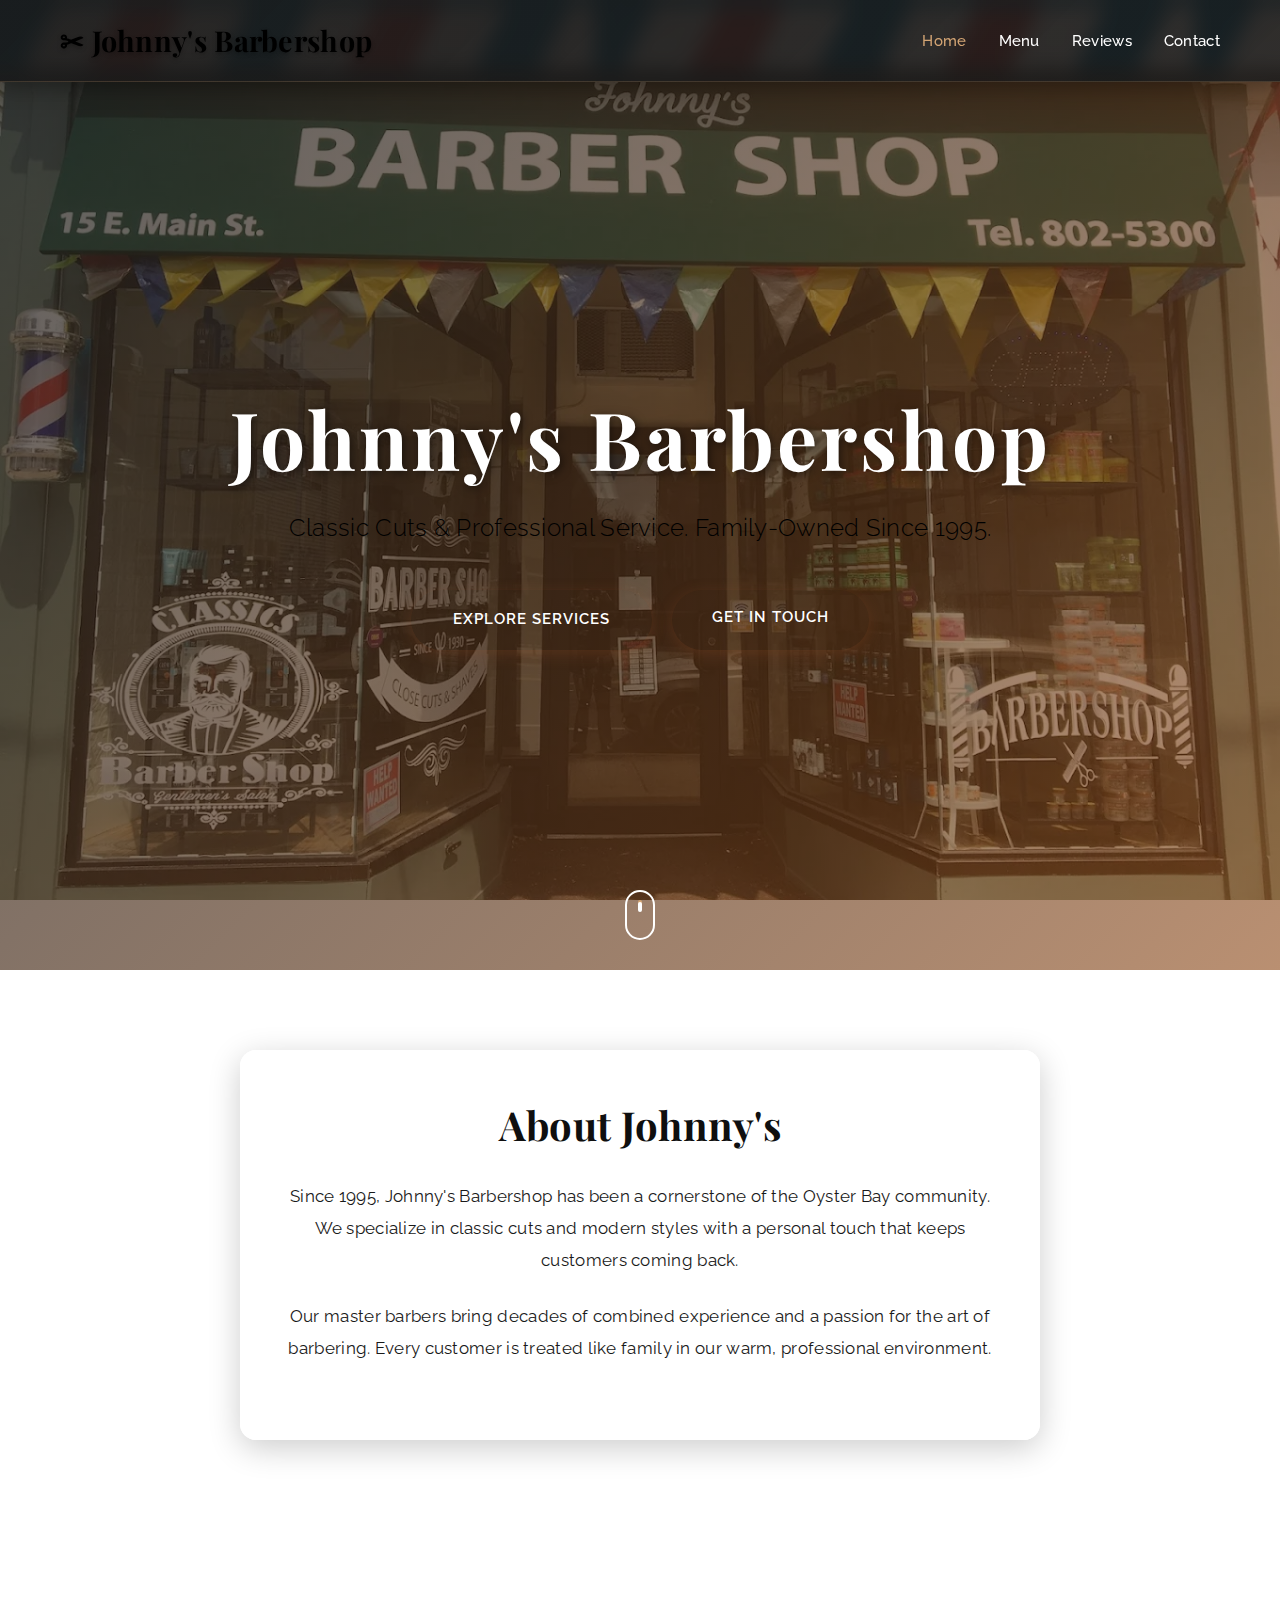
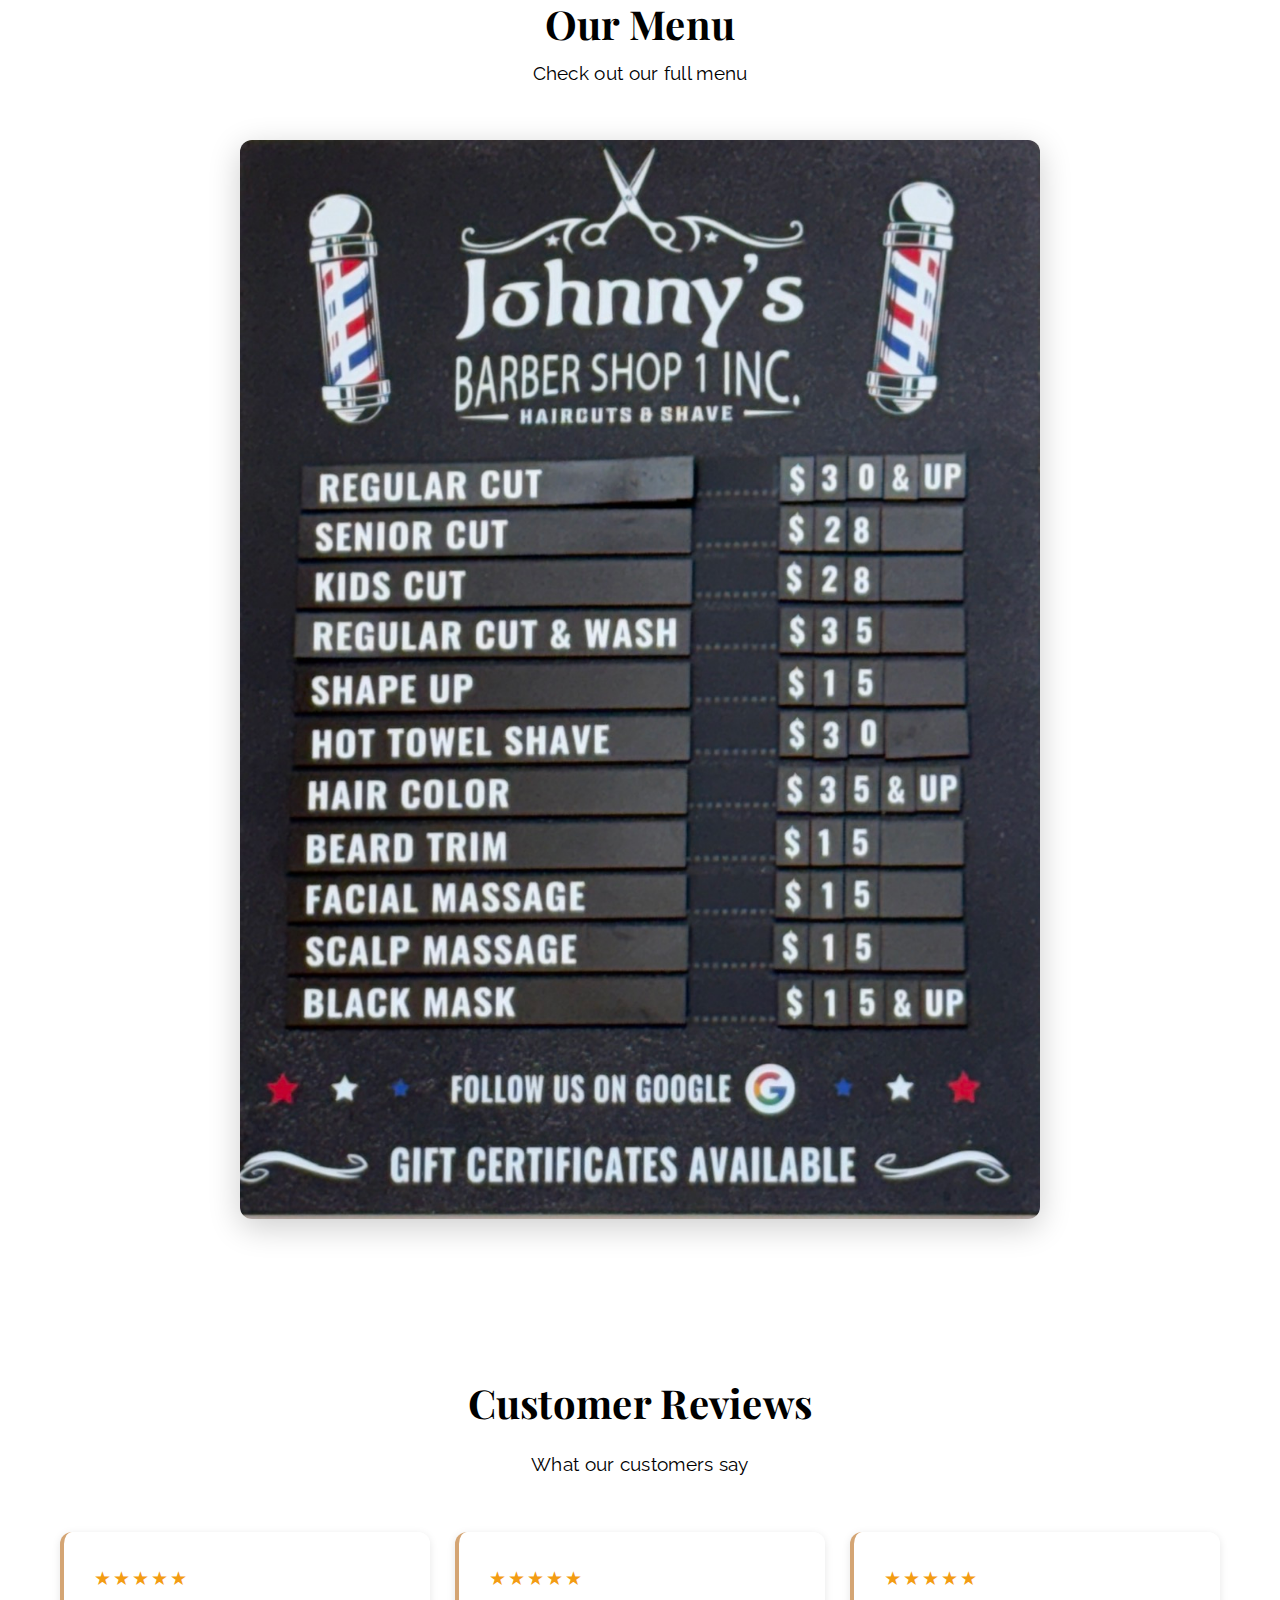
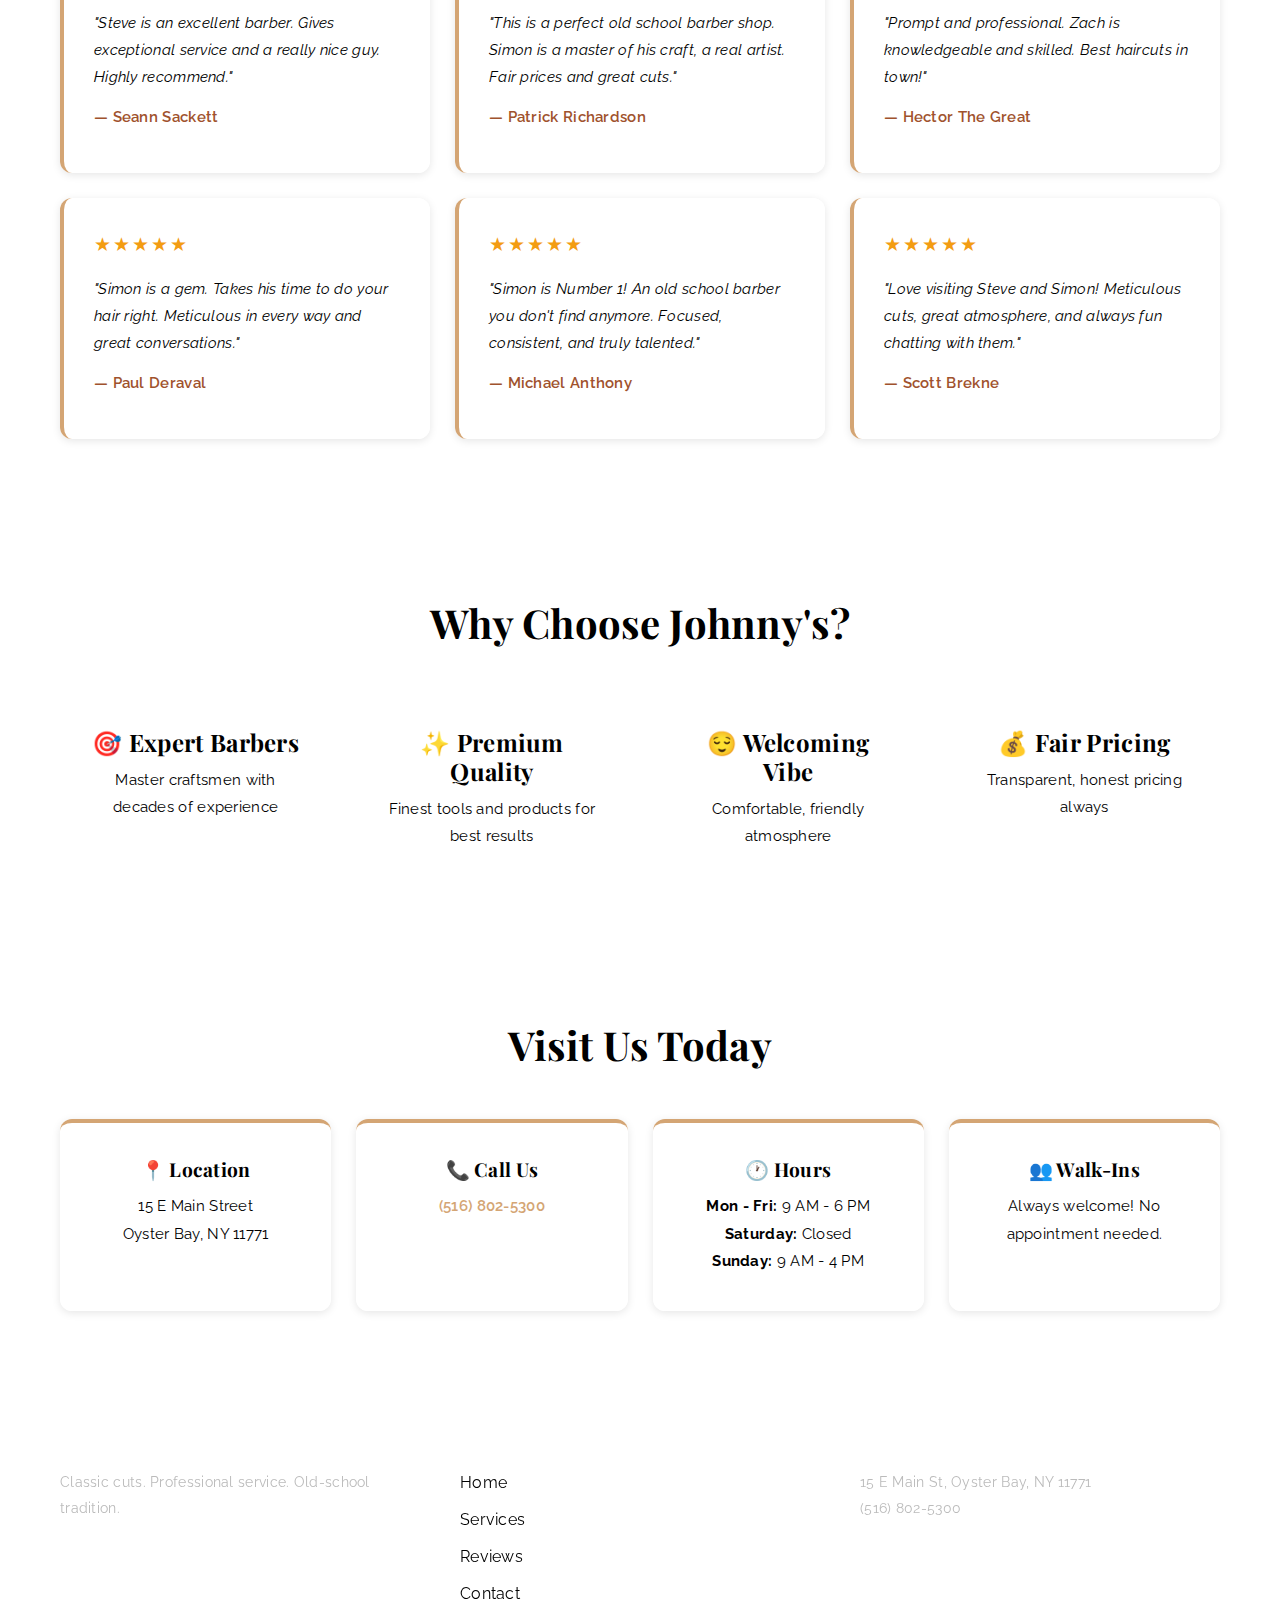
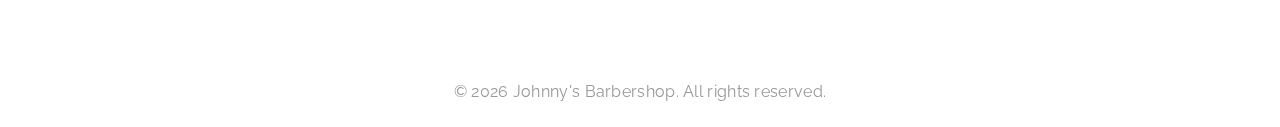
<file: index.html>
<!DOCTYPE html>
<html lang="en">
<head>
    <meta charset="UTF-8">
    <meta name="viewport" content="width=device-width, initial-scale=1.0">
    <title>Johnny's Barbershop | Classic Cuts & Professional Service</title>
    <link rel="stylesheet" href="styles.css">
    <link rel="preconnect" href="https://fonts.googleapis.com">
    <link rel="preconnect" href="https://fonts.gstatic.com" crossorigin>
    <link href="https://fonts.googleapis.com/css2?family=Playfair+Display:wght@700;900&family=Raleway:wght@300;400;600;700&display=swap" rel="stylesheet">
</head>
<body>
    <!-- Navigation Bar -->
    <nav class="navbar">
        <div class="nav-container">
            <div class="logo">
                <a href="#home">✂ Johnny's Barbershop</a>
            </div>
            <ul class="nav-menu">
                <li><a href="#home" class="nav-link active">Home</a></li>
                <li><a href="#services" class="nav-link">Menu</a></li>
                <li><a href="#reviews" class="nav-link">Reviews</a></li>
                <li><a href="#contact" class="nav-link">Contact</a></li>
            </ul>
            <div class="hamburger">
                <span></span>
                <span></span>
                <span></span>
            </div>
        </div>
    </nav>

    <!-- Hero Section -->
    <section id="home" class="hero">
        <div class="hero-background" style="background-image: url('background.webp')"></div>
        <div class="hero-overlay"></div>
        <div class="hero-content">
            <h1 class="hero-title">Johnny's Barbershop</h1>
            <p class="hero-subtitle">Classic Cuts & Professional Service. Family-Owned Since 1995.</p>
            <div class="hero-buttons">
                <a href="#services" class="btn btn-primary">Explore Services</a>
                <a href="#contact" class="btn btn-secondary">Get In Touch</a>
            </div>
        </div>
        <div class="scroll-indicator">
            <span></span>
        </div>
    </section>

    <!-- About Section -->
    <section id="about" class="about-section">
        <div class="container">
            <div class="about-content">
                <div class="about-text">
                    <h2>About Johnny's</h2>
                    <p>Since 1995, Johnny's Barbershop has been a cornerstone of the Oyster Bay community. We specialize in classic cuts and modern styles with a personal touch that keeps customers coming back.</p>
                    <p>Our master barbers bring decades of combined experience and a passion for the art of barbering. Every customer is treated like family in our warm, professional environment.</p>
                </div>
            </div>
        </div>
    </section>

    <!-- Menu Section -->
    <section id="services" class="services-section">
        <div class="container">
            <h2>Our Menu</h2>
            <p class="section-subtitle">Check out our full menu</p>
            <div class="menu-image-container">
                <img src="menu.jpeg" alt="Johnny's Barbershop Menu" class="menu-image">
            </div>
        </div>
    </section>

    <!-- Reviews Section -->
    <section id="reviews" class="reviews-section">
        <div class="container">
            <h2>Customer Reviews</h2>
            <p class="section-subtitle">What our customers say</p>
            <div class="reviews-grid">
                <div class="review-card">
                    <div class="stars">★★★★★</div>
                    <p>"Steve is an excellent barber. Gives exceptional service and a really nice guy. Highly recommend."</p>
                    <p class="author">— Seann Sackett</p>
                </div>

                <div class="review-card">
                    <div class="stars">★★★★★</div>
                    <p>"This is a perfect old school barber shop. Simon is a master of his craft, a real artist. Fair prices and great cuts."</p>
                    <p class="author">— Patrick Richardson</p>
                </div>

                <div class="review-card">
                    <div class="stars">★★★★★</div>
                    <p>"Prompt and professional. Zach is knowledgeable and skilled. Best haircuts in town!"</p>
                    <p class="author">— Hector The Great</p>
                </div>

                <div class="review-card">
                    <div class="stars">★★★★★</div>
                    <p>"Simon is a gem. Takes his time to do your hair right. Meticulous in every way and great conversations."</p>
                    <p class="author">— Paul Deraval</p>
                </div>

                <div class="review-card">
                    <div class="stars">★★★★★</div>
                    <p>"Simon is Number 1! An old school barber you don't find anymore. Focused, consistent, and truly talented."</p>
                    <p class="author">— Michael Anthony</p>
                </div>

                <div class="review-card">
                    <div class="stars">★★★★★</div>
                    <p>"Love visiting Steve and Simon! Meticulous cuts, great atmosphere, and always fun chatting with them."</p>
                    <p class="author">— Scott Brekne</p>
                </div>
            </div>
        </div>
    </section>

    <!-- Why Choose Us -->
    <section class="why-section">
        <div class="container">
            <h2>Why Choose Johnny's?</h2>
            <div class="why-grid">
                <div class="why-card">
                    <h3>🎯 Expert Barbers</h3>
                    <p>Master craftsmen with decades of experience</p>
                </div>
                <div class="why-card">
                    <h3>✨ Premium Quality</h3>
                    <p>Finest tools and products for best results</p>
                </div>
                <div class="why-card">
                    <h3>😌 Welcoming Vibe</h3>
                    <p>Comfortable, friendly atmosphere</p>
                </div>
                <div class="why-card">
                    <h3>💰 Fair Pricing</h3>
                    <p>Transparent, honest pricing always</p>
                </div>
            </div>
        </div>
    </section>

    <!-- Contact Section -->
    <section id="contact" class="contact-section">
        <div class="container">
            <h2>Visit Us Today</h2>
            <div class="contact-content">
                <div class="contact-info">
                    <div class="info-block">
                        <h3>📍 Location</h3>
                        <p>15 E Main Street<br>Oyster Bay, NY 11771</p>
                    </div>

                    <div class="info-block">
                        <h3>📞 Call Us</h3>
                        <p><a href="tel:+15168025300">(516) 802-5300</a></p>
                    </div>

                    <div class="info-block">
                        <h3>🕐 Hours</h3>
                        <p><strong>Mon - Fri:</strong> 9 AM - 6 PM<br>
                        <strong>Saturday:</strong> Closed<br>
                        <strong>Sunday:</strong> 9 AM - 4 PM</p>
                    </div>

                    <div class="info-block">
                        <h3>👥 Walk-Ins</h3>
                        <p>Always welcome! No appointment needed.</p>
                    </div>
                </div>
            </div>
        </div>
    </section>

    <!-- Footer -->
    <footer class="footer">
        <div class="container">
            <div class="footer-content">
                <div class="footer-section">
                    <h4>Johnny's Barbershop</h4>
                    <p>Classic cuts. Professional service. Old-school tradition.</p>
                </div>
                <div class="footer-section">
                    <h4>Quick Links</h4>
                    <ul>
                        <li><a href="#home">Home</a></li>
                        <li><a href="#services">Services</a></li>
                        <li><a href="#reviews">Reviews</a></li>
                        <li><a href="#contact">Contact</a></li>
                    </ul>
                </div>
                <div class="footer-section">
                    <h4>Connect</h4>
                    <p>15 E Main St, Oyster Bay, NY 11771<br>(516) 802-5300</p>
                </div>
            </div>
            <div class="footer-bottom">
                <p>&copy; 2026 Johnny's Barbershop. All rights reserved.</p>
            </div>
        </div>
    </footer>

    <script src="main.js"></script>
</body>
</html>
</file>
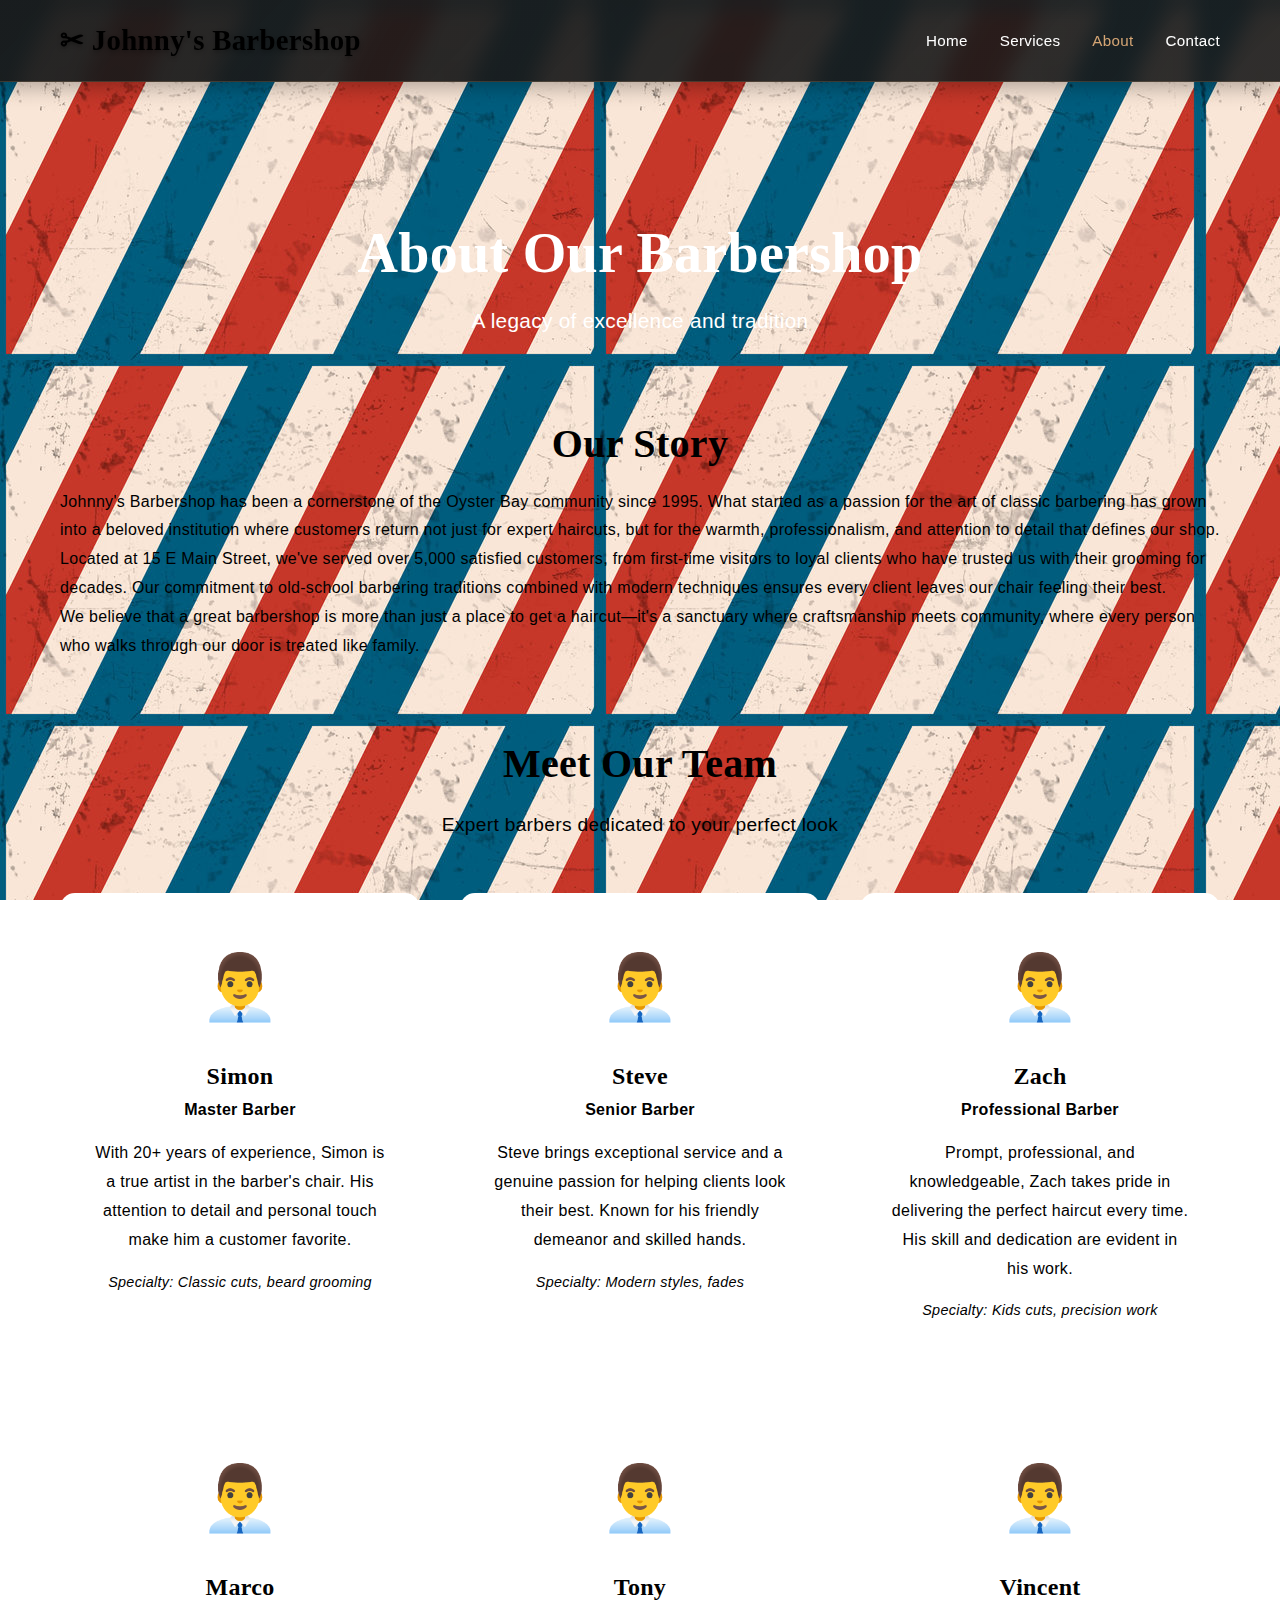
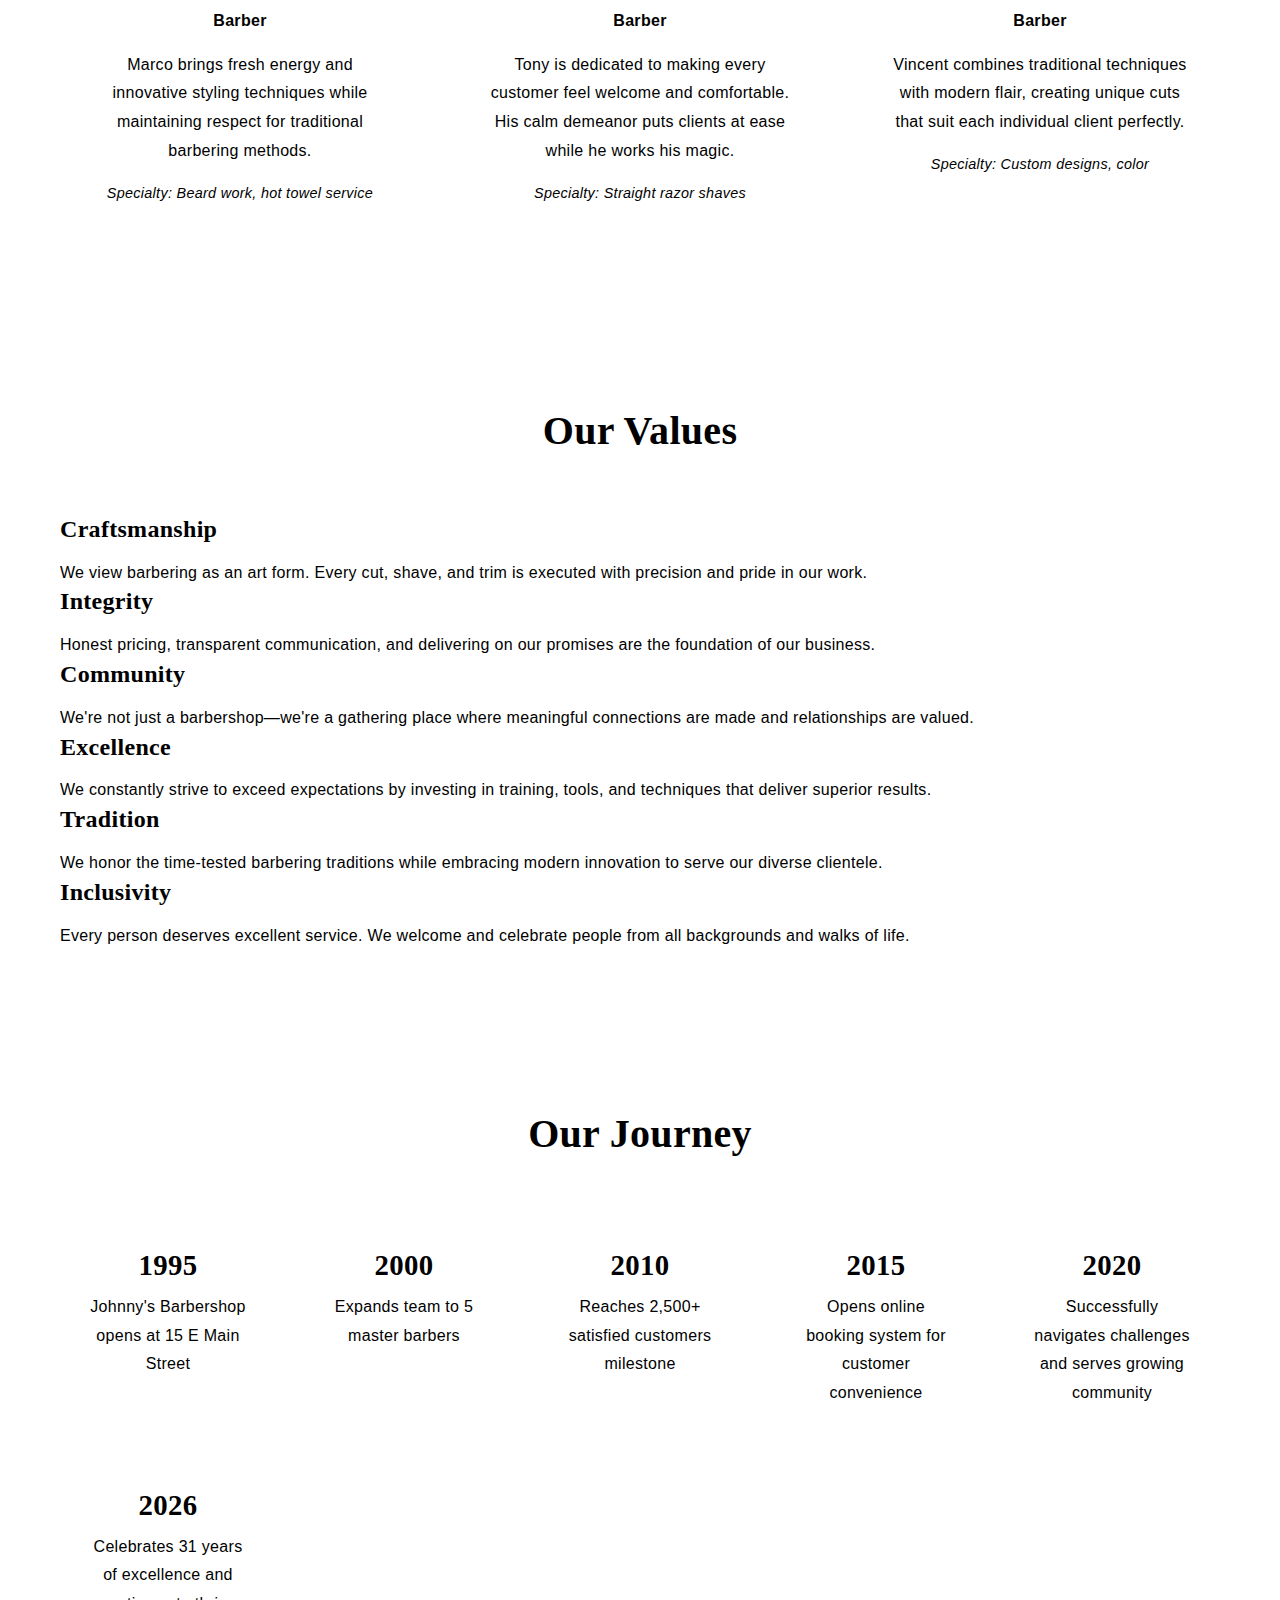
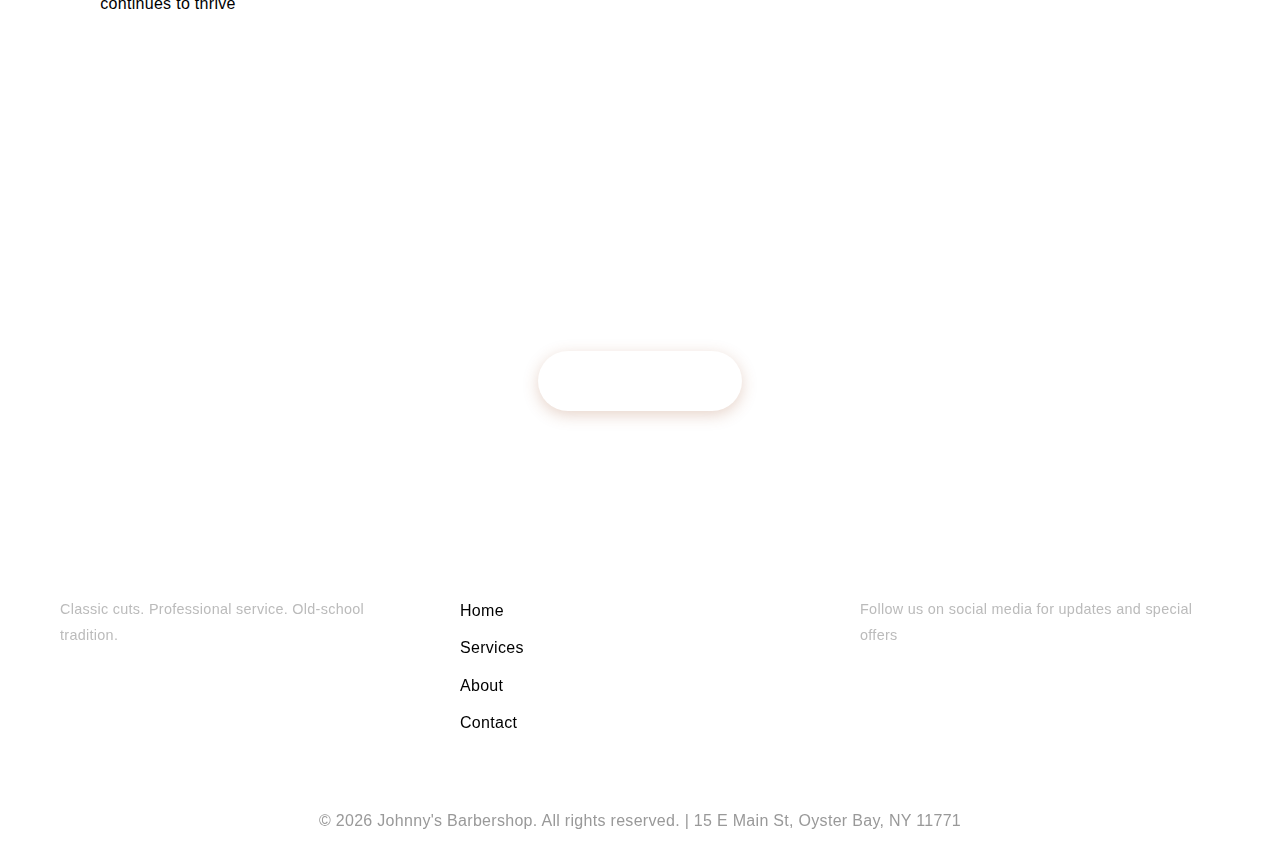
<file: about.html>
<!DOCTYPE html>
<html lang="en">
<head>
    <meta charset="UTF-8">
    <meta name="viewport" content="width=device-width, initial-scale=1.0">
    <title>About | Johnny's Barbershop</title>
    <link rel="stylesheet" href="styles.css">
</head>
<body>
    <!-- Navigation Bar -->
    <nav class="navbar">
        <div class="nav-container">
            <div class="logo">
                <a href="index.html">✂ Johnny's Barbershop</a>
            </div>
            <ul class="nav-menu">
                <li><a href="index.html" class="nav-link">Home</a></li>
                <li><a href="services.html" class="nav-link">Services</a></li>
                <li><a href="about.html" class="nav-link active">About</a></li>
                <li><a href="contact.html" class="nav-link">Contact</a></li>
            </ul>
            <div class="hamburger">
                <span></span>
                <span></span>
                <span></span>
            </div>
        </div>
    </nav>

    <!-- Page Header -->
    <div class="page-header">
        <h1>About Our Barbershop</h1>
        <p>A legacy of excellence and tradition</p>
    </div>

    <!-- Our Story -->
    <section class="about-story">
        <div class="container">
            <div class="story-content">
                <h2>Our Story</h2>
                <p>Johnny's Barbershop has been a cornerstone of the Oyster Bay community since 1995. What started as a passion for the art of classic barbering has grown into a beloved institution where customers return not just for expert haircuts, but for the warmth, professionalism, and attention to detail that defines our shop.</p>
                <p>Located at 15 E Main Street, we've served over 5,000 satisfied customers, from first-time visitors to loyal clients who have trusted us with their grooming for decades. Our commitment to old-school barbering traditions combined with modern techniques ensures every client leaves our chair feeling their best.</p>
                <p>We believe that a great barbershop is more than just a place to get a haircut—it's a sanctuary where craftsmanship meets community, where every person who walks through our door is treated like family.</p>
            </div>
        </div>
    </section>

    <!-- Team Section -->
    <section class="team-section">
        <div class="container">
            <h2>Meet Our Team</h2>
            <p class="section-subtitle">Expert barbers dedicated to your perfect look</p>
            <div class="team-grid">
                <div class="team-member">
                    <div class="member-image">👨‍💼</div>
                    <h3>Simon</h3>
                    <p class="role">Master Barber</p>
                    <p class="bio">With 20+ years of experience, Simon is a true artist in the barber's chair. His attention to detail and personal touch make him a customer favorite.</p>
                    <p class="specialty">Specialty: Classic cuts, beard grooming</p>
                </div>
                <div class="team-member">
                    <div class="member-image">👨‍💼</div>
                    <h3>Steve</h3>
                    <p class="role">Senior Barber</p>
                    <p class="bio">Steve brings exceptional service and a genuine passion for helping clients look their best. Known for his friendly demeanor and skilled hands.</p>
                    <p class="specialty">Specialty: Modern styles, fades</p>
                </div>
                <div class="team-member">
                    <div class="member-image">👨‍💼</div>
                    <h3>Zach</h3>
                    <p class="role">Professional Barber</p>
                    <p class="bio">Prompt, professional, and knowledgeable, Zach takes pride in delivering the perfect haircut every time. His skill and dedication are evident in his work.</p>
                    <p class="specialty">Specialty: Kids cuts, precision work</p>
                </div>
                <div class="team-member">
                    <div class="member-image">👨‍💼</div>
                    <h3>Marco</h3>
                    <p class="role">Barber</p>
                    <p class="bio">Marco brings fresh energy and innovative styling techniques while maintaining respect for traditional barbering methods.</p>
                    <p class="specialty">Specialty: Beard work, hot towel service</p>
                </div>
                <div class="team-member">
                    <div class="member-image">👨‍💼</div>
                    <h3>Tony</h3>
                    <p class="role">Barber</p>
                    <p class="bio">Tony is dedicated to making every customer feel welcome and comfortable. His calm demeanor puts clients at ease while he works his magic.</p>
                    <p class="specialty">Specialty: Straight razor shaves</p>
                </div>
                <div class="team-member">
                    <div class="member-image">👨‍💼</div>
                    <h3>Vincent</h3>
                    <p class="role">Barber</p>
                    <p class="bio">Vincent combines traditional techniques with modern flair, creating unique cuts that suit each individual client perfectly.</p>
                    <p class="specialty">Specialty: Custom designs, color</p>
                </div>
            </div>
        </div>
    </section>

    <!-- Values Section -->
    <section class="values-section">
        <div class="container">
            <h2>Our Values</h2>
            <div class="values-grid">
                <div class="value-card">
                    <h3>Craftsmanship</h3>
                    <p>We view barbering as an art form. Every cut, shave, and trim is executed with precision and pride in our work.</p>
                </div>
                <div class="value-card">
                    <h3>Integrity</h3>
                    <p>Honest pricing, transparent communication, and delivering on our promises are the foundation of our business.</p>
                </div>
                <div class="value-card">
                    <h3>Community</h3>
                    <p>We're not just a barbershop—we're a gathering place where meaningful connections are made and relationships are valued.</p>
                </div>
                <div class="value-card">
                    <h3>Excellence</h3>
                    <p>We constantly strive to exceed expectations by investing in training, tools, and techniques that deliver superior results.</p>
                </div>
                <div class="value-card">
                    <h3>Tradition</h3>
                    <p>We honor the time-tested barbering traditions while embracing modern innovation to serve our diverse clientele.</p>
                </div>
                <div class="value-card">
                    <h3>Inclusivity</h3>
                    <p>Every person deserves excellent service. We welcome and celebrate people from all backgrounds and walks of life.</p>
                </div>
            </div>
        </div>
    </section>

    <!-- Timeline -->
    <section class="timeline-section">
        <div class="container">
            <h2>Our Journey</h2>
            <div class="timeline">
                <div class="timeline-item">
                    <h3>1995</h3>
                    <p>Johnny's Barbershop opens at 15 E Main Street</p>
                </div>
                <div class="timeline-item">
                    <h3>2000</h3>
                    <p>Expands team to 5 master barbers</p>
                </div>
                <div class="timeline-item">
                    <h3>2010</h3>
                    <p>Reaches 2,500+ satisfied customers milestone</p>
                </div>
                <div class="timeline-item">
                    <h3>2015</h3>
                    <p>Opens online booking system for customer convenience</p>
                </div>
                <div class="timeline-item">
                    <h3>2020</h3>
                    <p>Successfully navigates challenges and serves growing community</p>
                </div>
                <div class="timeline-item">
                    <h3>2026</h3>
                    <p>Celebrates 31 years of excellence and continues to thrive</p>
                </div>
            </div>
        </div>
    </section>

    <!-- CTA Section -->
    <section class="cta-section">
        <div class="container">
            <h2>Experience the Johnny's Difference</h2>
            <p>Visit us today and discover why we're Oyster Bay's favorite barbershop</p>
            <a href="contact.html" class="btn btn-primary">Get In Touch</a>
        </div>
    </section>

    <!-- Footer -->
    <footer class="footer">
        <div class="container">
            <div class="footer-content">
                <div class="footer-section">
                    <h4>Johnny's Barbershop</h4>
                    <p>Classic cuts. Professional service. Old-school tradition.</p>
                </div>
                <div class="footer-section">
                    <h4>Quick Links</h4>
                    <ul>
                        <li><a href="index.html">Home</a></li>
                        <li><a href="services.html">Services</a></li>
                        <li><a href="about.html">About</a></li>
                        <li><a href="contact.html">Contact</a></li>
                    </ul>
                </div>
                <div class="footer-section">
                    <h4>Connect</h4>
                    <p>Follow us on social media for updates and special offers</p>
                </div>
            </div>
            <div class="footer-bottom">
                <p>&copy; 2026 Johnny's Barbershop. All rights reserved. | 15 E Main St, Oyster Bay, NY 11771</p>
            </div>
        </div>
    </footer>

    <script src="main.js"></script>
</body>
</html>
</file>
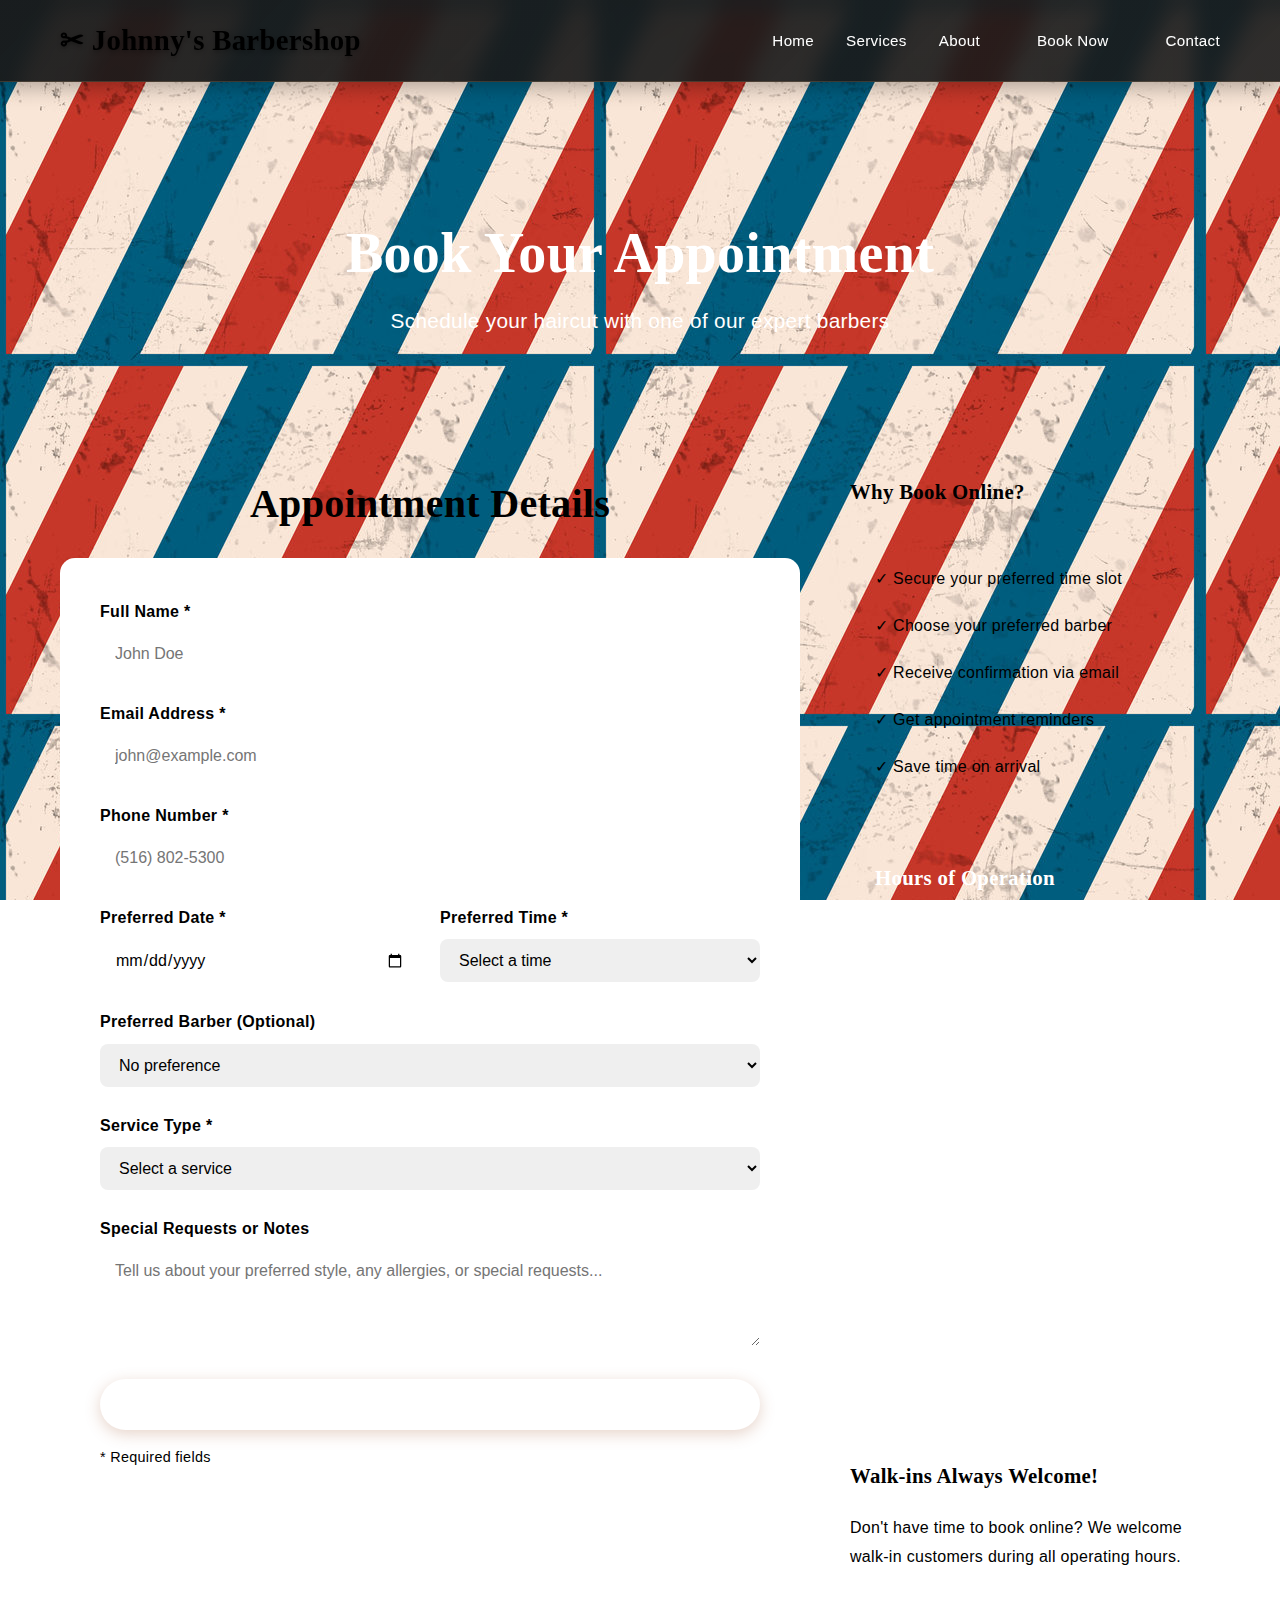
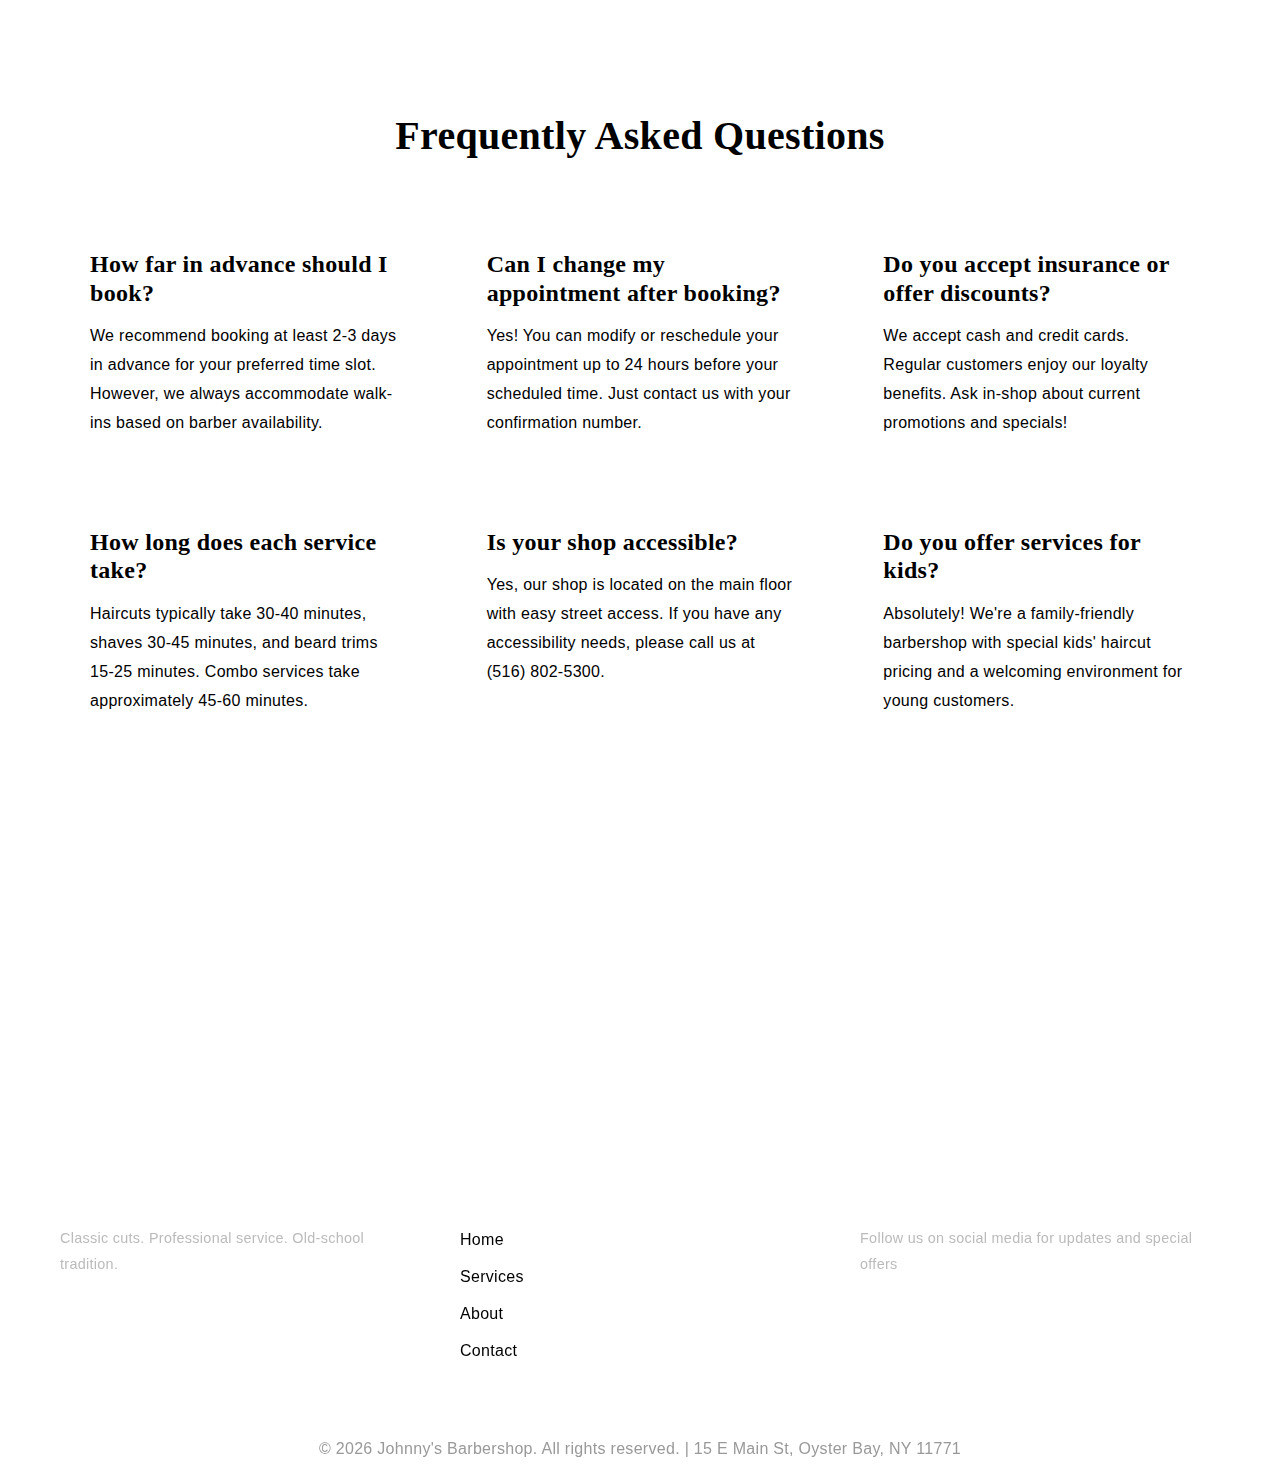
<file: booking.html>
<!DOCTYPE html>
<html lang="en">
<head>
    <meta charset="UTF-8">
    <meta name="viewport" content="width=device-width, initial-scale=1.0">
    <title>Book Appointment | Johnny's Barbershop</title>
    <link rel="stylesheet" href="styles.css">
</head>
<body>
    <!-- Navigation Bar -->
    <nav class="navbar">
        <div class="nav-container">
            <div class="logo">
                <a href="index.html">✂ Johnny's Barbershop</a>
            </div>
            <ul class="nav-menu">
                <li><a href="index.html" class="nav-link">Home</a></li>
                <li><a href="services.html" class="nav-link">Services</a></li>
                <li><a href="about.html" class="nav-link">About</a></li>
                <li><a href="booking.html" class="nav-link active cta-btn">Book Now</a></li>
                <li><a href="contact.html" class="nav-link">Contact</a></li>
            </ul>
            <div class="hamburger">
                <span></span>
                <span></span>
                <span></span>
            </div>
        </div>
    </nav>

    <!-- Page Header -->
    <div class="page-header">
        <h1>Book Your Appointment</h1>
        <p>Schedule your haircut with one of our expert barbers</p>
    </div>

    <!-- Booking Section -->
    <section class="booking-section">
        <div class="container">
            <div class="booking-container">
                <div class="booking-form-wrapper">
                    <h2>Appointment Details</h2>
                    <form id="bookingForm" class="booking-form">
                        <div class="form-group">
                            <label for="name">Full Name *</label>
                            <input type="text" id="name" name="name" required placeholder="John Doe">
                        </div>

                        <div class="form-group">
                            <label for="email">Email Address *</label>
                            <input type="email" id="email" name="email" required placeholder="john@example.com">
                        </div>

                        <div class="form-group">
                            <label for="phone">Phone Number *</label>
                            <input type="tel" id="phone" name="phone" required placeholder="(516) 802-5300">
                        </div>

                        <div class="form-row">
                            <div class="form-group">
                                <label for="date">Preferred Date *</label>
                                <input type="date" id="date" name="date" required>
                            </div>
                            <div class="form-group">
                                <label for="time">Preferred Time *</label>
                                <select id="time" name="time" required>
                                    <option value="">Select a time</option>
                                    <option value="09:00">9:00 AM</option>
                                    <option value="09:30">9:30 AM</option>
                                    <option value="10:00">10:00 AM</option>
                                    <option value="10:30">10:30 AM</option>
                                    <option value="11:00">11:00 AM</option>
                                    <option value="11:30">11:30 AM</option>
                                    <option value="12:00">12:00 PM</option>
                                    <option value="12:30">12:30 PM</option>
                                    <option value="13:00">1:00 PM</option>
                                    <option value="13:30">1:30 PM</option>
                                    <option value="14:00">2:00 PM</option>
                                    <option value="14:30">2:30 PM</option>
                                    <option value="15:00">3:00 PM</option>
                                    <option value="15:30">3:30 PM</option>
                                    <option value="16:00">4:00 PM</option>
                                    <option value="16:30">4:30 PM</option>
                                    <option value="17:00">5:00 PM</option>
                                    <option value="17:30">5:30 PM</option>
                                </select>
                            </div>
                        </div>

                        <div class="form-group">
                            <label for="barber">Preferred Barber (Optional)</label>
                            <select id="barber" name="barber">
                                <option value="">No preference</option>
                                <option value="Simon">Simon</option>
                                <option value="Steve">Steve</option>
                                <option value="Zach">Zach</option>
                                <option value="Marco">Marco</option>
                                <option value="Tony">Tony</option>
                                <option value="Vincent">Vincent</option>
                            </select>
                        </div>

                        <div class="form-group">
                            <label for="service">Service Type *</label>
                            <select id="service" name="service" required>
                                <option value="">Select a service</option>
                                <option value="Haircut & Styling">Haircut & Styling ($25-35)</option>
                                <option value="Beard Trim & Grooming">Beard Trim & Grooming ($15-25)</option>
                                <option value="Classic Straight Razor Shave">Classic Straight Razor Shave ($20-30)</option>
                                <option value="Hot Towel Service">Hot Towel Service ($5-10)</option>
                                <option value="The Classic Combo">The Classic Combo - Haircut + Hot Towel ($30)</option>
                                <option value="The Executive Combo">The Executive Combo - Haircut + Beard + Hot Towel ($55)</option>
                                <option value="The Ultimate Combo">The Ultimate Combo - Full Service ($75)</option>
                                <option value="Kids Haircut">Kids Haircut ($15)</option>
                            </select>
                        </div>

                        <div class="form-group">
                            <label for="notes">Special Requests or Notes</label>
                            <textarea id="notes" name="notes" placeholder="Tell us about your preferred style, any allergies, or special requests..." rows="4"></textarea>
                        </div>

                        <button type="submit" class="btn btn-primary full-width">Confirm Booking</button>
                        <p class="form-note">* Required fields</p>
                    </form>
                </div>

                <div class="booking-info">
                    <h3>Why Book Online?</h3>
                    <ul class="benefits-list">
                        <li>✓ Secure your preferred time slot</li>
                        <li>✓ Choose your preferred barber</li>
                        <li>✓ Receive confirmation via email</li>
                        <li>✓ Get appointment reminders</li>
                        <li>✓ Save time on arrival</li>
                    </ul>

                    <div class="booking-info-box">
                        <h3>Hours of Operation</h3>
                        <p><strong>Monday - Friday:</strong> 9 AM - 6 PM</p>
                        <p><strong>Saturday:</strong> Closed</p>
                        <p><strong>Sunday:</strong> 9 AM - 4 PM</p>
                    </div>

                    <div class="booking-info-box">
                        <h3>Cancellation Policy</h3>
                        <p>We require 24 hours notice for cancellations. Late cancellations may be subject to a fee.</p>
                    </div>

                    <div class="booking-info-box">
                        <h3>Location</h3>
                        <p><strong>Johnny's Barbershop</strong><br>
                        15 E Main St<br>
                        Oyster Bay, NY 11771<br>
                        <strong>Phone:</strong> (516) 802-5300</p>
                    </div>

                    <h3>Walk-ins Always Welcome!</h3>
                    <p>Don't have time to book online? We welcome walk-in customers during all operating hours.</p>
                </div>
            </div>
        </div>
    </section>

    <!-- Frequently Asked Questions -->
    <section class="faq-section">
        <div class="container">
            <h2>Frequently Asked Questions</h2>
            <div class="faq-grid">
                <div class="faq-item">
                    <h3>How far in advance should I book?</h3>
                    <p>We recommend booking at least 2-3 days in advance for your preferred time slot. However, we always accommodate walk-ins based on barber availability.</p>
                </div>
                <div class="faq-item">
                    <h3>Can I change my appointment after booking?</h3>
                    <p>Yes! You can modify or reschedule your appointment up to 24 hours before your scheduled time. Just contact us with your confirmation number.</p>
                </div>
                <div class="faq-item">
                    <h3>Do you accept insurance or offer discounts?</h3>
                    <p>We accept cash and credit cards. Regular customers enjoy our loyalty benefits. Ask in-shop about current promotions and specials!</p>
                </div>
                <div class="faq-item">
                    <h3>How long does each service take?</h3>
                    <p>Haircuts typically take 30-40 minutes, shaves 30-45 minutes, and beard trims 15-25 minutes. Combo services take approximately 45-60 minutes.</p>
                </div>
                <div class="faq-item">
                    <h3>Is your shop accessible?</h3>
                    <p>Yes, our shop is located on the main floor with easy street access. If you have any accessibility needs, please call us at (516) 802-5300.</p>
                </div>
                <div class="faq-item">
                    <h3>Do you offer services for kids?</h3>
                    <p>Absolutely! We're a family-friendly barbershop with special kids' haircut pricing and a welcoming environment for young customers.</p>
                </div>
            </div>
        </div>
    </section>

    <!-- CTA Section -->
    <section class="cta-section">
        <div class="container">
            <h2>Ready to Book?</h2>
            <p>Fill out the form above or call us directly at (516) 802-5300</p>
        </div>
    </section>

    <!-- Footer -->
    <footer class="footer">
        <div class="container">
            <div class="footer-content">
                <div class="footer-section">
                    <h4>Johnny's Barbershop</h4>
                    <p>Classic cuts. Professional service. Old-school tradition.</p>
                </div>
                <div class="footer-section">
                    <h4>Quick Links</h4>
                    <ul>
                        <li><a href="index.html">Home</a></li>
                        <li><a href="services.html">Services</a></li>
                        <li><a href="about.html">About</a></li>
                        <li><a href="contact.html">Contact</a></li>
                    </ul>
                </div>
                <div class="footer-section">
                    <h4>Connect</h4>
                    <p>Follow us on social media for updates and special offers</p>
                </div>
            </div>
            <div class="footer-bottom">
                <p>&copy; 2026 Johnny's Barbershop. All rights reserved. | 15 E Main St, Oyster Bay, NY 11771</p>
            </div>
        </div>
    </footer>

    <script src="main.js"></script>
</body>
</html>
</file>
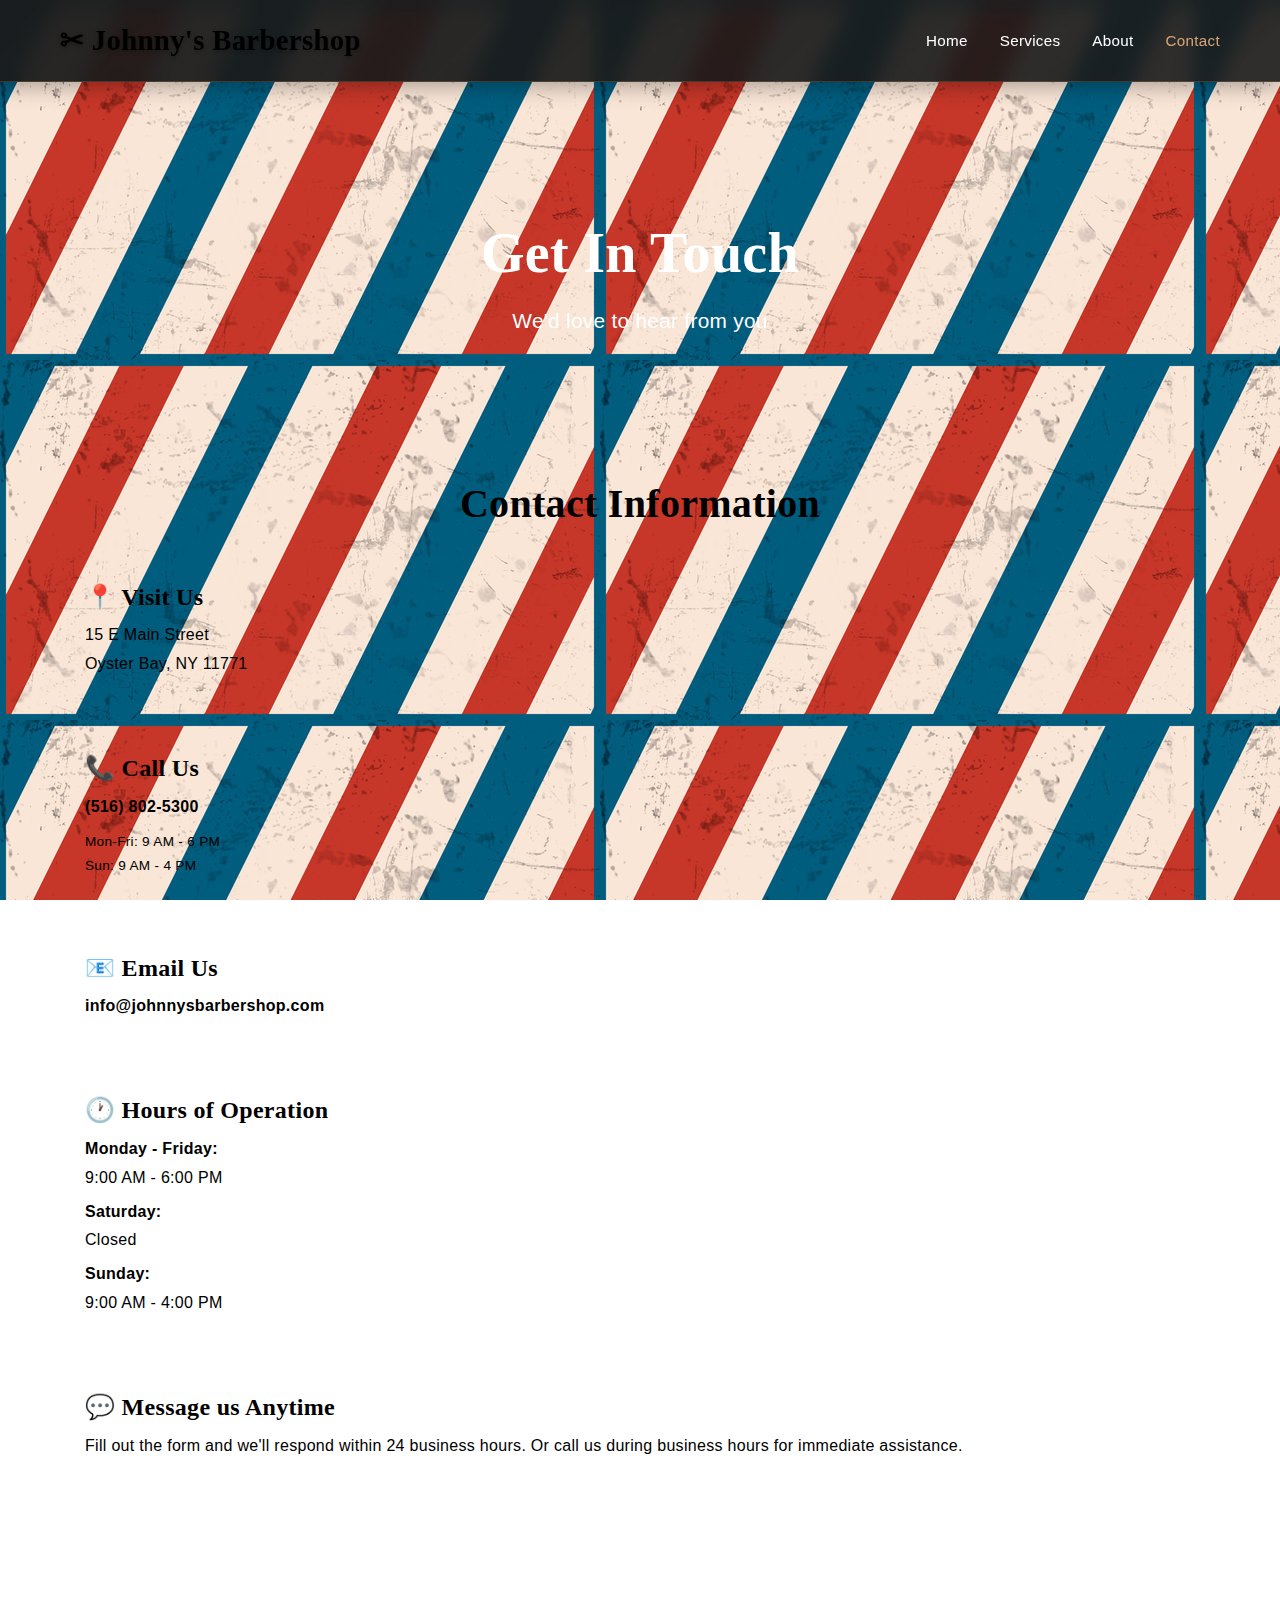
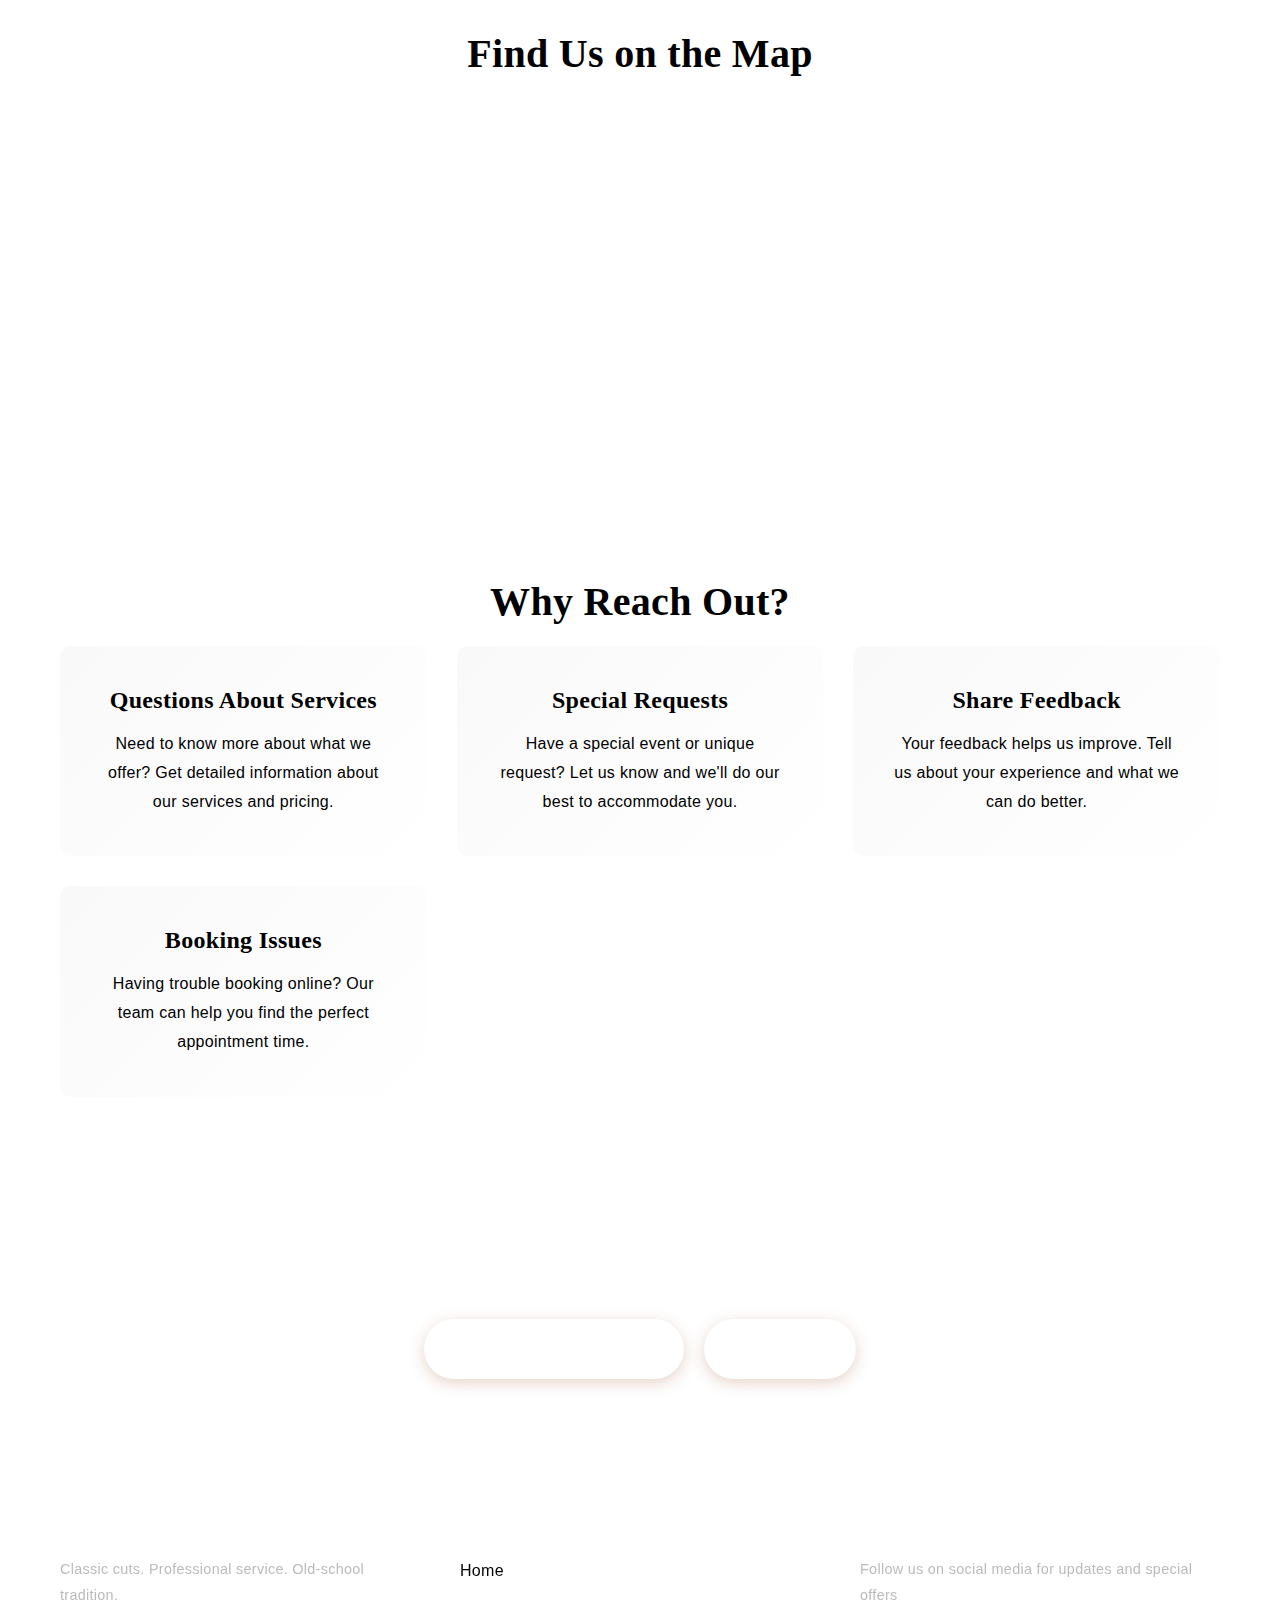
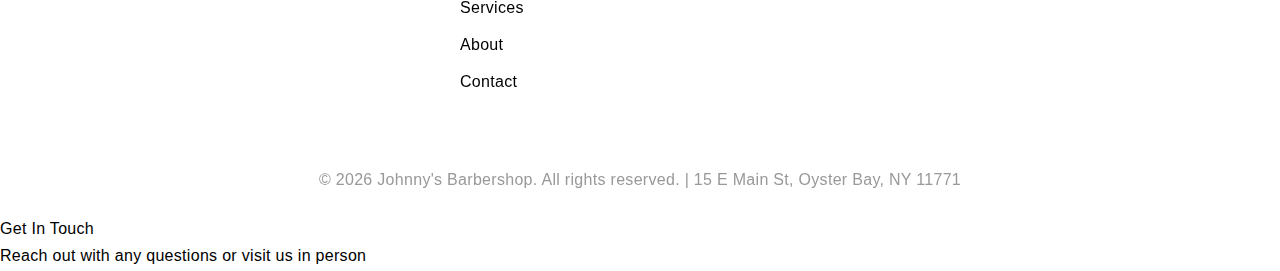
<file: contact.html>
<!DOCTYPE html>
<html lang="en">
<head>
    <meta charset="UTF-8">
    <meta name="viewport" content="width=device-width, initial-scale=1.0">
    <title>Contact | Johnny's Barbershop</title>
    <link rel="stylesheet" href="styles.css">
</head>
<body>
    <!-- Navigation Bar -->
    <nav class="navbar">
        <div class="nav-container">
            <div class="logo">
                <a href="index.html">✂ Johnny's Barbershop</a>
            </div>
            <ul class="nav-menu">
                <li><a href="index.html" class="nav-link">Home</a></li>
                <li><a href="services.html" class="nav-link">Services</a></li>
                <li><a href="about.html" class="nav-link">About</a></li>
                <li><a href="contact.html" class="nav-link active">Contact</a></li>
            </ul>
            <div class="hamburger">
                <span></span>
                <span></span>
                <span></span>
            </div>
        </div>
    </nav>

    <!-- Page Header -->
    <div class="page-header">
        <h1>Get In Touch</h1>
        <p>We'd love to hear from you</p>
    </div>

    <!-- Contact Section -->
    <section class="contact-section">
        <div class="container">
            <div class="contact-info-wrapper">
                <h2>Contact Information</h2>
                    
                    <div class="info-card">
                        <h3>📍 Visit Us</h3>
                        <p>15 E Main Street<br>
                        Oyster Bay, NY 11771</p>
                    </div>

                    <div class="info-card">
                        <h3>📞 Call Us</h3>
                        <p><a href="tel:+15168025300">(516) 802-5300</a></p>
                        <p class="small-text">Mon-Fri: 9 AM - 6 PM<br>Sun: 9 AM - 4 PM</p>
                    </div>

                    <div class="info-card">
                        <h3>📧 Email Us</h3>
                        <p><a href="mailto:info@johnnysbarbershop.com">info@johnnysbarbershop.com</a></p>
                    </div>

                    <div class="info-card">
                        <h3>🕐 Hours of Operation</h3>
                        <p><strong>Monday - Friday:</strong><br>9:00 AM - 6:00 PM</p>
                        <p><strong>Saturday:</strong><br>Closed</p>
                        <p><strong>Sunday:</strong><br>9:00 AM - 4:00 PM</p>
                    </div>

                    <div class="info-card">
                        <h3>💬 Message us Anytime</h3>
                        <p>Fill out the form and we'll respond within 24 business hours. Or call us during business hours for immediate assistance.</p>
                    </div>
                </div>
            </div>
        </div>
    </section>

    <!-- Map Section -->
    <section class="map-section">
        <div class="container">
            <h2>Find Us on the Map</h2>
            <div class="map-wrapper">
                <iframe src="https://www.google.com/maps/embed?pb=!1m18!1m12!1m3!1d3024.1234567890123!2d-73.5!3d40.85!2m3!1f0!2f0!3f0!3m2!1i1024!2i768!4f13.1!3m3!1m2!1s0x0%3A0x0!2s15%20E%20Main%20St%20Oyster%20Bay!5e0!3m2!1sen!2sus" width="100%" height="400" style="border:0;" allowfullscreen="" loading="lazy" referrerpolicy="no-referrer-when-downgrade"></iframe>
            </div>
        </div>
    </section>

    <!-- Why Contact Us -->
    <section class="why-contact">
        <div class="container">
            <h2>Why Reach Out?</h2>
            <div class="reasons-grid">
                <div class="reason-card">
                    <h3>Questions About Services</h3>
                    <p>Need to know more about what we offer? Get detailed information about our services and pricing.</p>
                </div>
                <div class="reason-card">
                    <h3>Special Requests</h3>
                    <p>Have a special event or unique request? Let us know and we'll do our best to accommodate you.</p>
                </div>
                <div class="reason-card">
                    <h3>Share Feedback</h3>
                    <p>Your feedback helps us improve. Tell us about your experience and what we can do better.</p>
                </div>
                <div class="reason-card">
                    <h3>Booking Issues</h3>
                    <p>Having trouble booking online? Our team can help you find the perfect appointment time.</p>
                </div>
            </div>
        </div>
    </section>

    <!-- CTA Section -->
    <section class="cta-section">
        <div class="container">
            <h2>Ready to Schedule?</h2>
            <p>Book your appointment now or reach out with any questions</p>
            <div style="display: flex; gap: 20px; justify-content: center; flex-wrap: wrap;">
                <a href="booking.html" class="btn btn-primary">Book Appointment</a>
                <a href="tel:+15168025300" class="btn btn-secondary">Call Us</a>
            </div>
        </div>
    </section>

    <!-- Footer -->
    <footer class="footer">
        <div class="container">
            <div class="footer-content">
                <div class="footer-section">
                    <h4>Johnny's Barbershop</h4>
                    <p>Classic cuts. Professional service. Old-school tradition.</p>
                </div>
                <div class="footer-section">
                    <h4>Quick Links</h4>
                    <ul>
                        <li><a href="index.html">Home</a></li>
                        <li><a href="services.html">Services</a></li>
                        <li><a href="about.html">About</a></li>
                        <li><a href="contact.html">Contact</a></li>
                    </ul>
                </div>
                <div class="footer-section">
                    <h4>Connect</h4>
                    <p>Follow us on social media for updates and special offers</p>
                </div>
            </div>
            <div class="footer-bottom">
                <p>&copy; 2026 Johnny's Barbershop. All rights reserved. | 15 E Main St, Oyster Bay, NY 11771</p>
            </div>
        </div>
    </footer>

    <script src="main.js"></script>
</body>
</html>
Get In Touch</h2>
            <p>Reach out with any questions or visit us in person</p>
            <div style="display: flex; gap: 20px; justify-content: center; flex-wrap: wrap;">
                <a href="tel:+15168025300" class="btn btn-prim
</file>
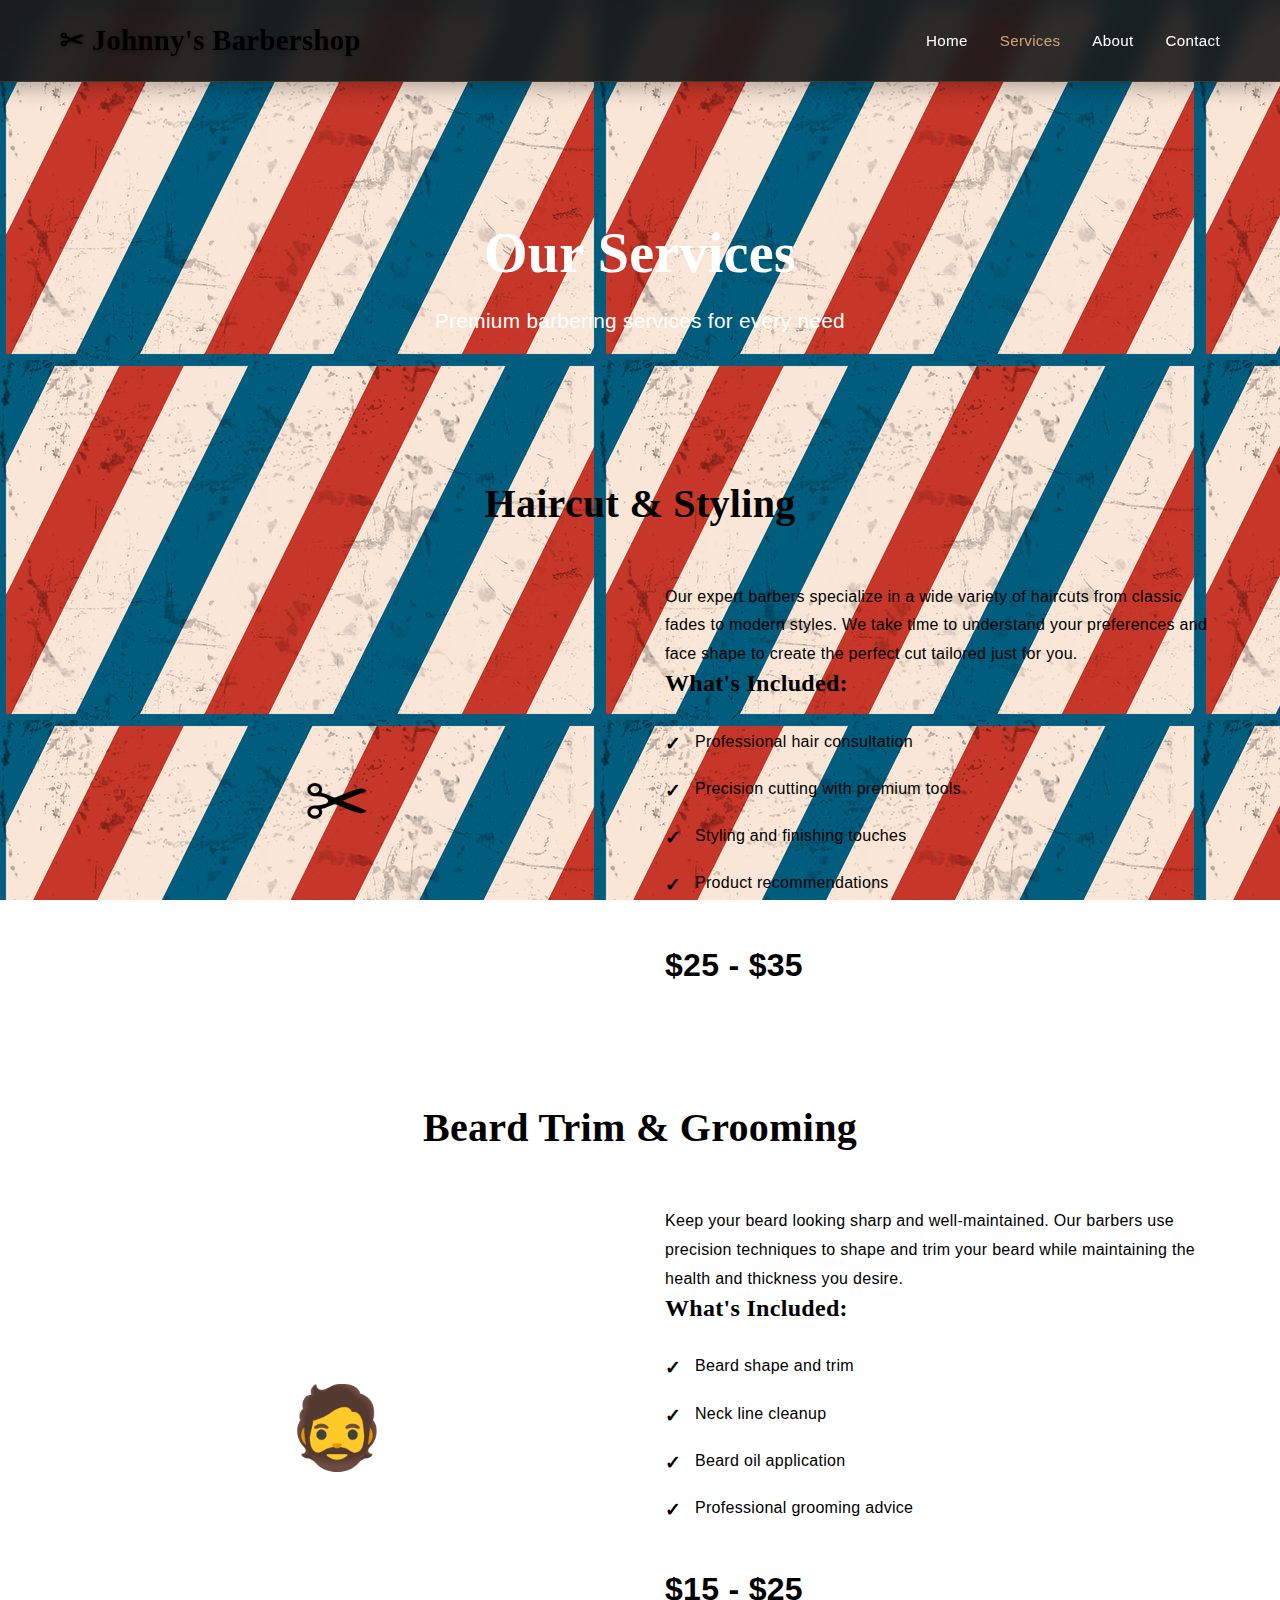
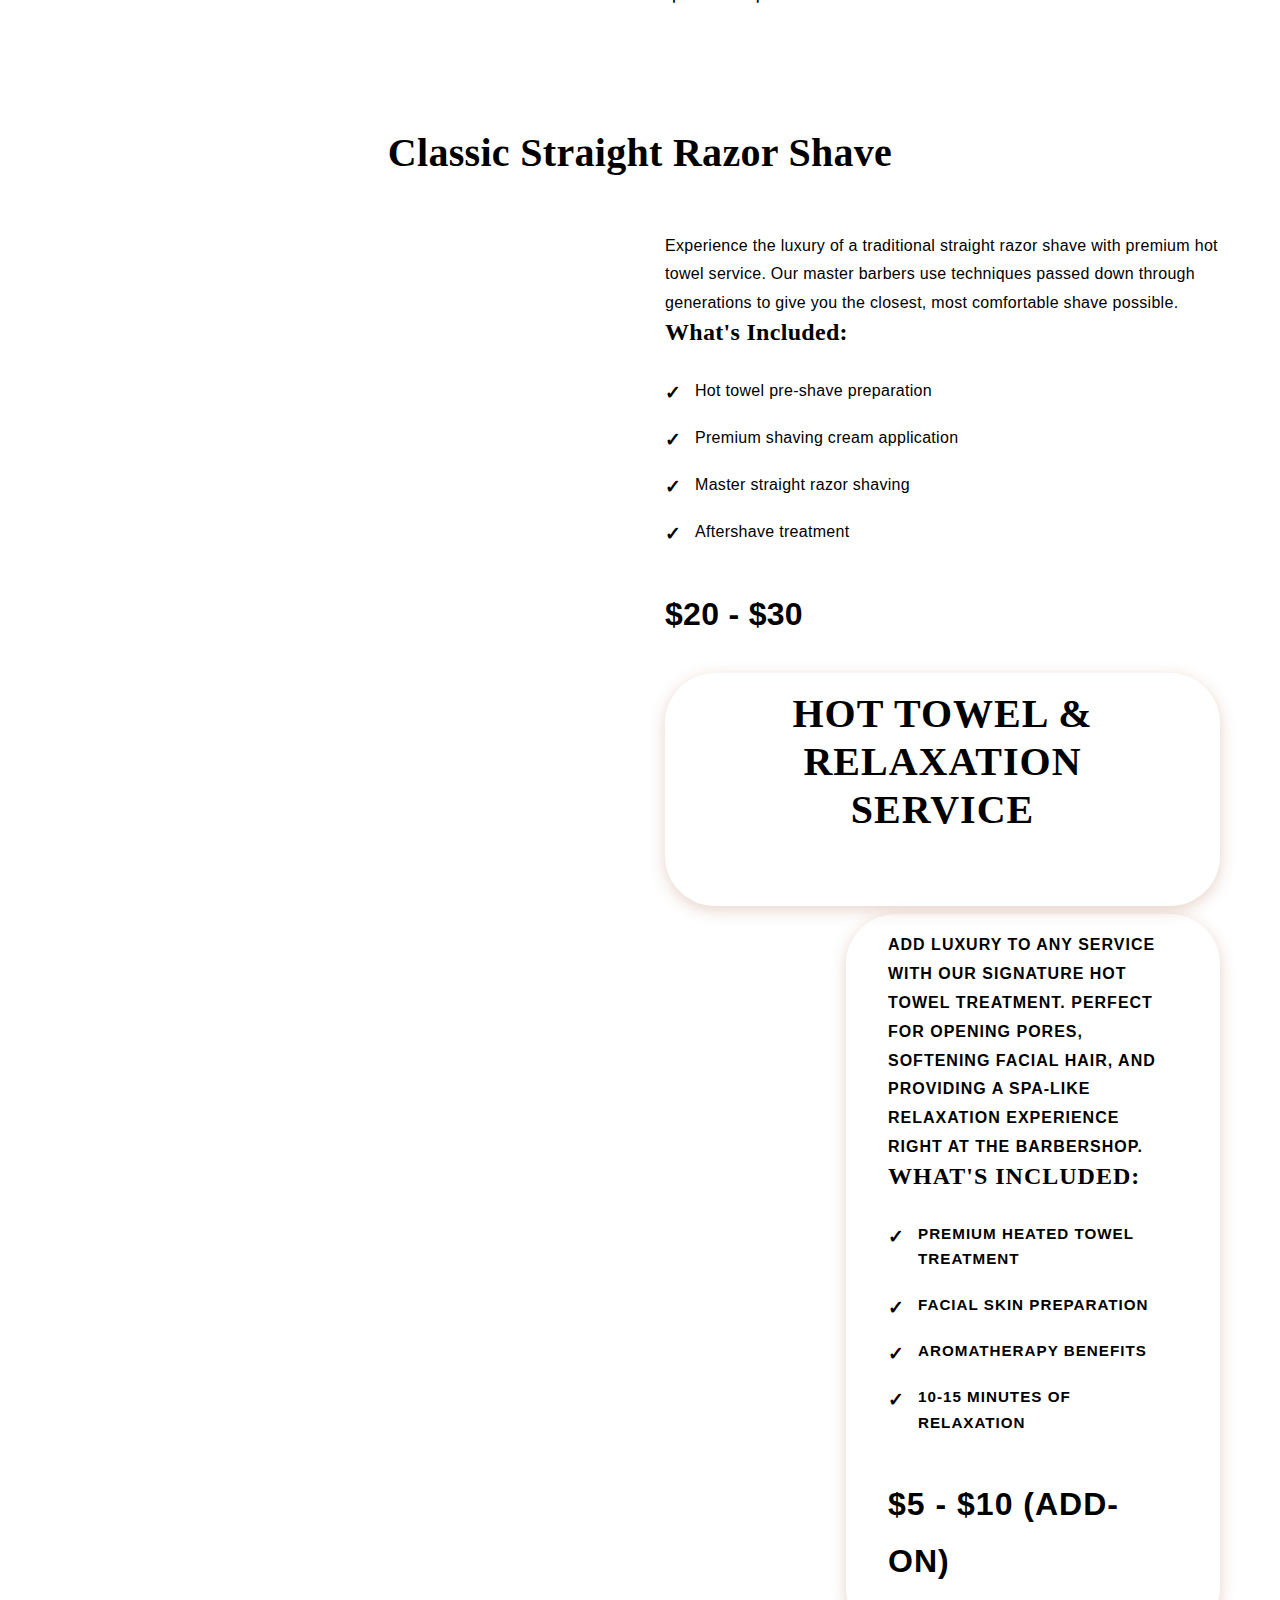
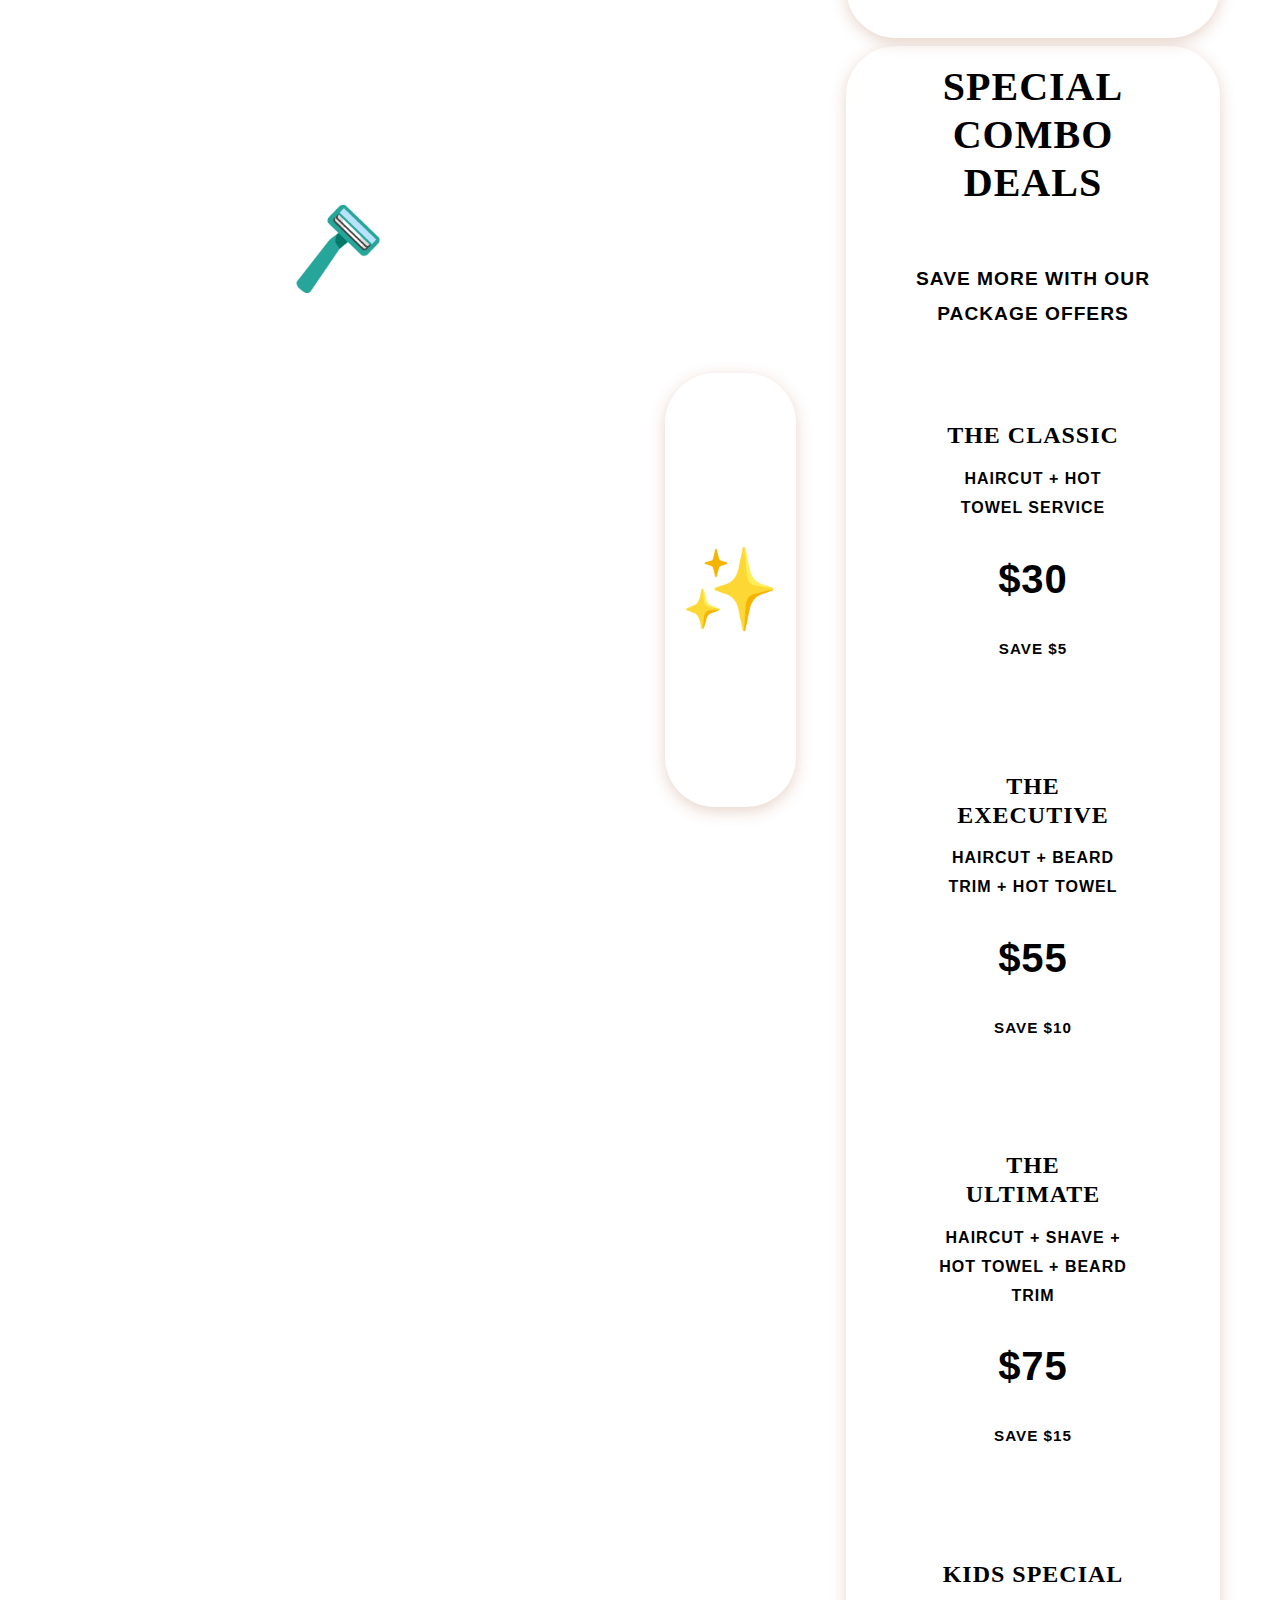
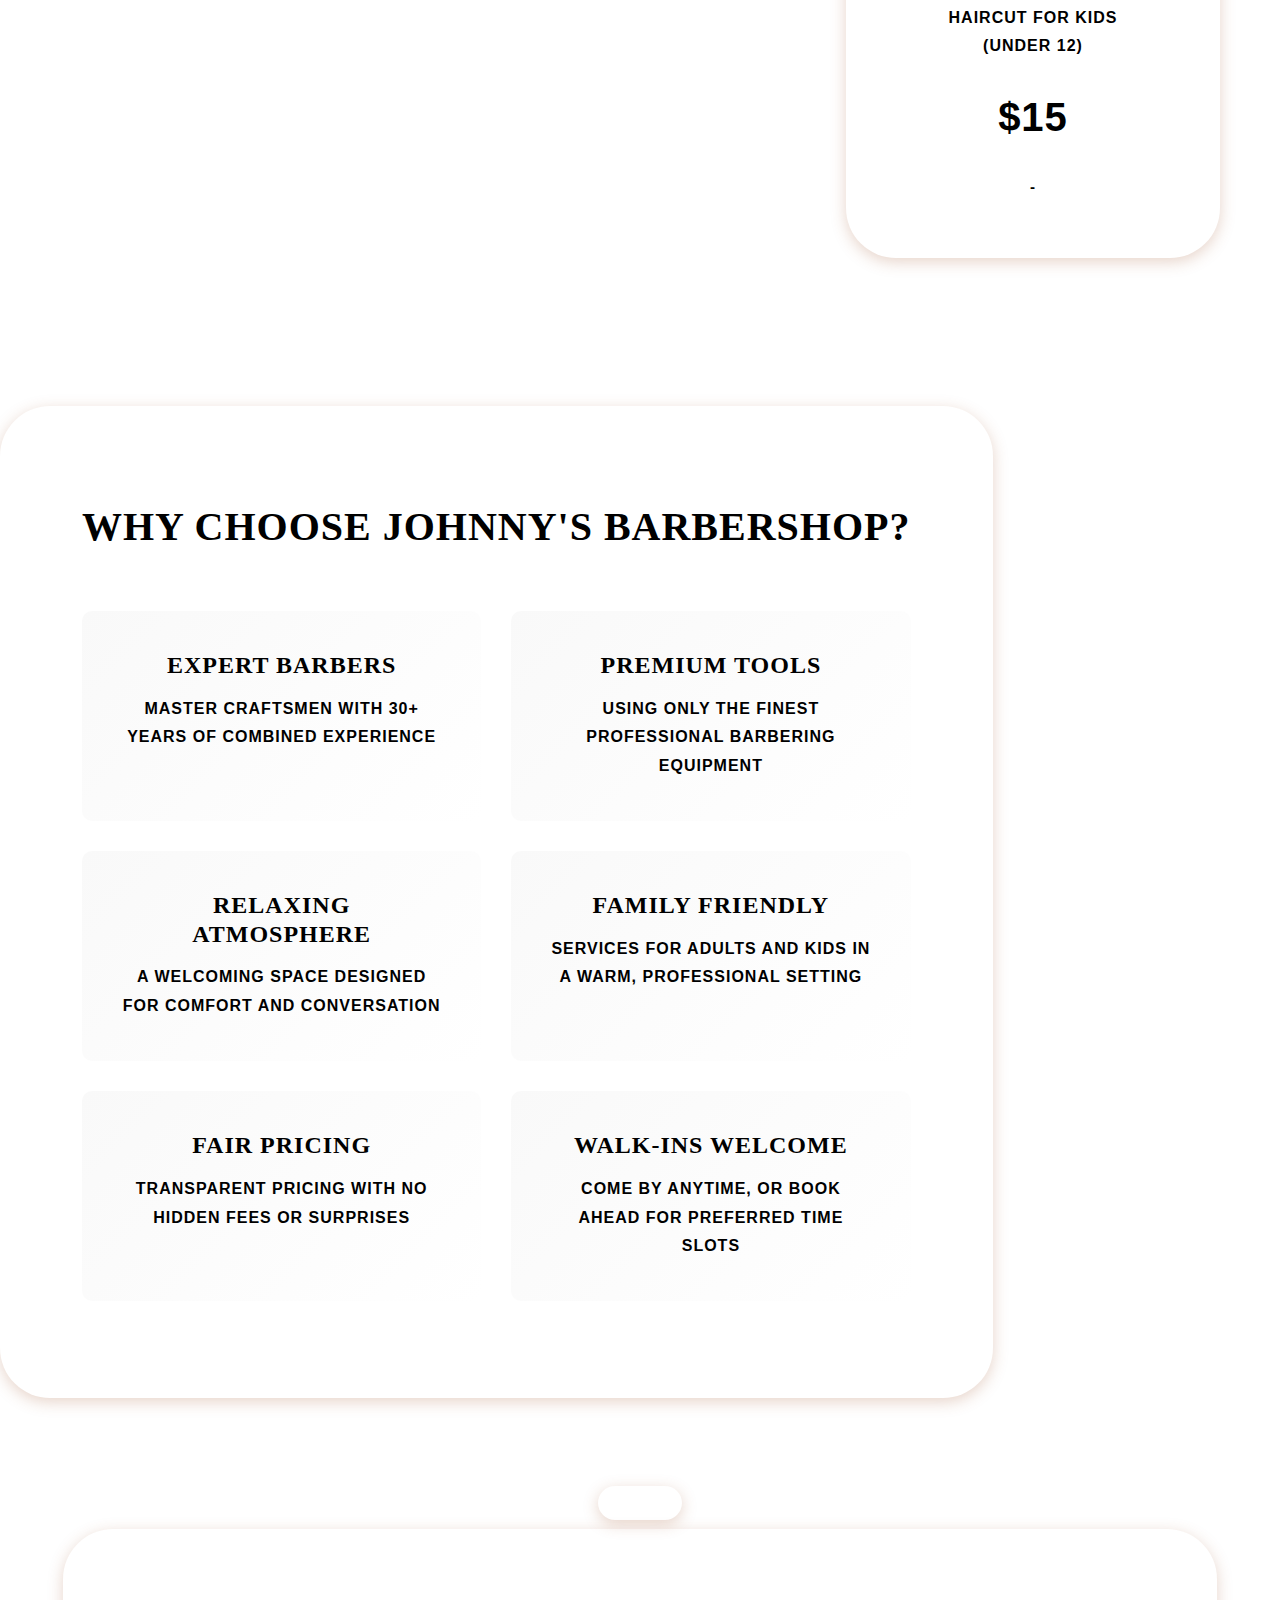
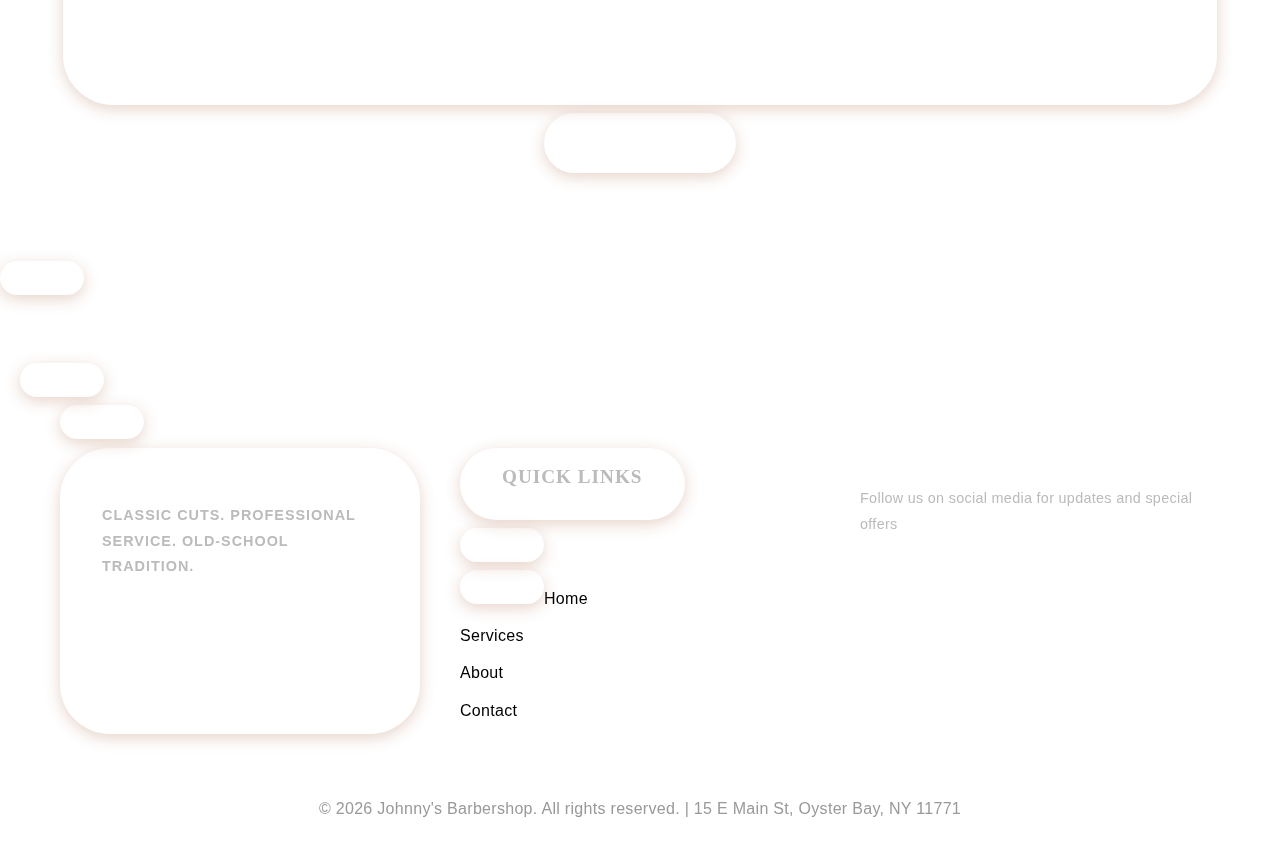
<file: services.html>
<!DOCTYPE html>
<html lang="en">
<head>
    <meta charset="UTF-8">
    <meta name="viewport" content="width=device-width, initial-scale=1.0">
    <title>Services | Johnny's Barbershop</title>
    <link rel="stylesheet" href="styles.css">
</head>
<body>
    <!-- Navigation Bar -->
    <nav class="navbar">
        <div class="nav-container">
            <div class="logo">
                <a href="index.html">✂ Johnny's Barbershop</a>
            </div>
            <ul class="nav-menu">
                <li><a href="index.html" class="nav-link">Home</a></li>
                <li><a href="services.html" class="nav-link active">Services</a></li>
                <li><a href="about.html" class="nav-link">About</a></li>
                <li><a href="contact.html" class="nav-link">Contact</a></li>
            </ul>
            <div class="hamburger">
                <span></span>
                <span></span>
                <span></span>
            </div>
        </div>
    </nav>

    <!-- Page Header -->
    <div class="page-header">
        <h1>Our Services</h1>
        <p>Premium barbering services for every need</p>
    </div>

    <!-- Services Section -->
    <section class="services-detailed">
        <div class="container">
            <div class="service-detail">
                <h2>Haircut & Styling</h2>
                <div class="service-content">
                    <div class="service-image">
                        <div class="placeholder-image">✂</div>
                    </div>
                    <div class="service-description">
                        <p>Our expert barbers specialize in a wide variety of haircuts from classic fades to modern styles. We take time to understand your preferences and face shape to create the perfect cut tailored just for you.</p>
                        <h3>What's Included:</h3>
                        <ul>
                            <li>Professional hair consultation</li>
                            <li>Precision cutting with premium tools</li>
                            <li>Styling and finishing touches</li>
                            <li>Product recommendations</li>
                        </ul>
                        <p class="price-large">$25 - $35</p>
                    </div>
                </div>
            </div>

            <div class="service-detail">
                <h2>Beard Trim & Grooming</h2>
                <div class="service-content">
                    <div class="service-image">
                        <div class="placeholder-image">🧔</div>
                    </div>
                    <div class="service-description">
                        <p>Keep your beard looking sharp and well-maintained. Our barbers use precision techniques to shape and trim your beard while maintaining the health and thickness you desire.</p>
                        <h3>What's Included:</h3>
                        <ul>
                            <li>Beard shape and trim</li>
                            <li>Neck line cleanup</li>
                            <li>Beard oil application</li>
                            <li>Professional grooming advice</li>
                        </ul>
                        <p class="price-large">$15 - $25</p>
                    </div>
                </div>
            </div>

            <div class="service-detail">
                <h2>Classic Straight Razor Shave</h2>
                <div class="service-content">
                    <div class="service-image">
                        <div class="placeholder-image">🪒</div>
                    </div>
                    <div class="service-description">
                        <p>Experience the luxury of a traditional straight razor shave with premium hot towel service. Our master barbers use techniques passed down through generations to give you the closest, most comfortable shave possible.</p>
                        <h3>What's Included:</h3>
                        <ul>
                            <li>Hot towel pre-shave preparation</li>
                            <li>Premium shaving cream application</li>
                            <li>Master straight razor shaving</li>
                            <li>Aftershave treatment</li>
                        </ul>
                        <p class="price-large">$20 - $30</p>
                        <a href="booking.html" class="btn bt
                </div>
            </div>

            <div class="service-detail">
                <h2>Hot Towel & Relaxation Service</h2>
                <div class="service-content">
                    <div class="service-image">
                        <div class="placeholder-image">✨</div>
                    </div>
                    <div class="service-description">
                        <p>Add luxury to any service with our signature hot towel treatment. Perfect for opening pores, softening facial hair, and providing a spa-like relaxation experience right at the barbershop.</p>
                        <h3>What's Included:</h3>
                        <ul>
                            <li>Premium heated towel treatment</li>
                            <li>Facial skin preparation</li>
                            <li>Aromatherapy benefits</li>
                            <li>10-15 minutes of relaxation</li>
                        </ul>
                        <p class="price-large">$5 - $10 (Add-on)</p>
                        <a href="booking.html" class="btn btn-primar
                </div>
            </div>
        </div>
    </section>

    <!-- Combo Deals -->
    <section class="combo-deals">
        <div class="container">
            <h2>Special Combo Deals</h2>
            <p class="section-subtitle">Save more with our package offers</p>
            <div class="deals-grid">
                <div class="deal-card">
                    <h3>The Classic</h3>
                    <p>Haircut + Hot Towel Service</p>
                    <p class="deal-price">$30</p>
                    <p class="deal-savings">Save $5</p>
                </div>
                <div class="deal-card">
                    <h3>The Executive</h3>
                    <p>Haircut + Beard Trim + Hot Towel</p>
                    <p class="deal-price">$55</p>
                    <p class="deal-savings">Save $10</p>
                </div>
                <div class="deal-card">
                    <h3>The Ultimate</h3>
                    <p>Haircut + Shave + Hot Towel + Beard Trim</p>
                    <p class="deal-price">$75</p>
                    <p class="deal-savings">Save $15</p>
                </div>
                <div class="deal-card">
                    <h3>Kids Special</h3>
                    <p>Haircut for Kids (Under 12)</p>
                    <p class="deal-price">$15</p>
                    <p class="deal-savings">-</p>
                </div>
            </div>
        </div>
    </section>

    <!-- Why Choose Us -->
    <section class="why-choose">
        <div class="container">
            <h2>Why Choose Johnny's Barbershop?</h2>
            <div class="reasons-grid">
                <div class="reason-card">
                    <h3>Expert Barbers</h3>
                    <p>Master craftsmen with 30+ years of combined experience</p>
                </div>
                <div class="reason-card">
                    <h3>Premium Tools</h3>
                    <p>Using only the finest professional barbering equipment</p>
                </div>
                <div class="reason-card">
                    <h3>Relaxing Atmosphere</h3>
                    <p>A welcoming space designed for comfort and conversation</p>
                </div>
                <div class="reason-card">
                    <h3>Family Friendly</h3>
                    <p>Services for adults and kids in a warm, professional setting</p>
                </div>
                <div class="reason-card">
                    <h3>Fair Pricing</h3>
                    <p>Transparent pricing with no hidden fees or surprises</p>
                </div>
                <div class="reason-card">
                    <h3>Walk-ins Welcome</h3>
                    <p>Come by anytime, or book ahead for preferred time slots</p>
                </div>
            </div>
        </div>
    </section>

    <!-- CTA Section -->
    <section class="cta-section">
        <div class="container">
            <h2>Ready to Experience the Difference?</h2>
            <p>Book your appointment today and join thousands of satisfied customers</p>
            <a Visit us today and join thousands of satisfied customers</p>
            <a href="contact.html" class="btn btn-primary">Contact Us
    </section>

    <!-- Footer -->
    <footer class="footer">
        <div class="container">
            <div class="footer-content">
                <div class="footer-section">
                    <h4>Johnny's Barbershop</h4>
                    <p>Classic cuts. Professional service. Old-school tradition.</p>
                </div>
                <div class="footer-section">
                    <h4>Quick Links</h4>
                    <ul>
                        <li><a href="index.html">Home</a></li>
                        <li><a href="services.html">Services</a></li>
                        <li><a href="about.html">About</a></li>
                        <li><a href="contact.html">Contact</a></li>
                    </ul>
                </div>
                <div class="footer-section">
                    <h4>Connect</h4>
                    <p>Follow us on social media for updates and special offers</p>
                </div>
            </div>
            <div class="footer-bottom">
                <p>&copy; 2026 Johnny's Barbershop. All rights reserved. | 15 E Main St, Oyster Bay, NY 11771</p>
            </div>
        </div>
    </footer>

    <script src="main.js"></script>
</body>
</html>
</file>
<file: styles.css>
/* ================================
   JOHNNY'S BARBERSHOP - MODERN CSS
   Professional, Clean, Responsive
   ================================ */

:root {
    --primary: #0f0f0f;
    --secondary: #a0522d;
    --accent: #d4a574;
    --light: #f5f5f5;
    --dark-text: #1a1a1a;
    --gray-text: #4a4a4a;
    --white: #fff;
    --shadow-sm: 0 2px 8px rgba(0,0,0,0.1);
    --shadow-md: 0 4px 16px rgba(0,0,0,0.15);
    --shadow-lg: 0 8px 32px rgba(0,0,0,0.2);
    --transition: 0.3s cubic-bezier(0.4, 0, 0.2, 1);
}

* {
    margin: 0;
    padding: 0;
    box-sizing: border-box;
}

html {
    scroll-behavior: smooth;
}

body {
    font-family: 'Raleway', -apple-system, BlinkMacSystemFont, 'Segoe UI', sans-serif;
    background: url('fullbackground.jpg') repeat;
    background-attachment: fixed;
    color: var(--dark-text);
    line-height: 1.6;
}

h1, h2, h3, h4, h5, h6 {
    font-family: 'Playfair Display', serif;
    font-weight: 700;
    line-height: 1.2;
}

h1 { font-size: 3.5rem; }
h2 { font-size: 2.5rem; color: var(--primary); margin-bottom: 1rem; }
h3 { font-size: 1.3rem; }
p { font-size: 1rem; color: var(--gray-text); line-height: 1.8; }

.container {
    max-width: 1200px;
    margin: 0 auto;
    padding: 0 20px;
}

/* ================================
   NAVIGATION
   ================================ */
.navbar {
    position: fixed;
    top: 0;
    width: 100%;
    background: linear-gradient(135deg, rgba(15,15,15,0.98) 0%, rgba(15,15,15,0.95) 100%);
    backdrop-filter: blur(10px);
    box-shadow: 0 4px 20px rgba(0,0,0,0.3);
    z-index: 1000;
    padding: 1rem 0;
    border-bottom: 1px solid rgba(212,165,116,0.2);
}

.nav-container {
    max-width: 1200px;
    margin: 0 auto;
    padding: 0 20px;
    display: flex;
    justify-content: space-between;
    align-items: center;
}

.logo a {
    font-size: 1.8rem;
    font-weight: 700;
    color: #f0d7b8;
    display: flex;
    align-items: center;
    gap: 8px;
    transition: var(--transition);
    text-shadow: 0 2px 4px rgba(0,0,0,0.3);
}

.logo a:hover {
    color: var(--white);
    text-shadow: 0 0 10px rgba(212,165,116,0.5);
}

.nav-menu {
    display: flex;
    list-style: none;
    gap: 2rem;
}

.nav-link {
    color: var(--white);
    font-weight: 500;
    font-size: 0.95rem;
    position: relative;
    transition: var(--transition);
}

.nav-link:hover,
.nav-link.active {
    color: var(--accent);
}

.nav-link::after {
    content: '';
    position: absolute;
    bottom: -5px;
    left: 0;
    width: 0;
    height: 2px;
    background: var(--accent);
    transition: width 0.3s ease;
}

.nav-link:hover::after,
.nav-link.active::after {
    width: 100%;
}

.hamburger {
    display: none;
    flex-direction: column;
    gap: 5px;
    cursor: pointer;
    padding: 8px;
    z-index: 1001;
}

.hamburger span {
    width: 28px;
    height: 3px;
    background: var(--white);
    border-radius: 2px;
    transition: all 0.4s cubic-bezier(0.68, -0.55, 0.265, 1.55);
}

/* ================================
   HERO SECTION
   ================================ */
.hero {
    position: relative;
    width: 100%;
    height: 100vh;
    display: flex;
    align-items: center;
    justify-content: center;
    margin-top: 60px;
    overflow: hidden;
}

.hero-background {
    position: absolute;
    top: 0;
    left: 0;
    width: 100%;
    height: 100%;
    background-size: cover;
    background-position: center;
    background-attachment: fixed;
    z-index: 1;
}

.hero-overlay {
    position: absolute;
    top: 0;
    left: 0;
    width: 100%;
    height: 100%;
    background: linear-gradient(135deg, rgba(0,0,0,0.65) 0%, rgba(160,82,45,0.4) 100%);
    z-index: 2;
}

.hero-content {
    position: relative;
    z-index: 3;
    text-align: center;
    animation: fadeInUp 1s ease-out 0.3s both;
}

.hero-title {
    font-size: 4rem;
    color: var(--white);
    margin-bottom: 1rem;
    text-shadow: 2px 2px 8px rgba(0,0,0,0.5);
    letter-spacing: 1px;
}

.hero-subtitle {
    font-size: 1.5rem;
    color: var(--accent);
    margin-bottom: 2.5rem;
    font-weight: 300;
}

.hero-buttons {
    display: flex;
    gap: 20px;
    justify-content: center;
    flex-wrap: wrap;
}

.scroll-indicator {
    position: absolute;
    bottom: 30px;
    left: 50%;
    transform: translateX(-50%);
    z-index: 3;
}

.scroll-indicator span {
    display: block;
    width: 20px;
    height: 30px;
    border: 2px solid var(--accent);
    border-radius: 10px;
    position: relative;
    animation: bounce 2s infinite;
}

.scroll-indicator span::before {
    content: '';
    position: absolute;
    top: 8px;
    left: 50%;
    transform: translateX(-50%);
    width: 4px;
    height: 6px;
    background: var(--accent);
    border-radius: 2px;
    animation: scrollDot 2s infinite;
}

@keyframes bounce {
    0%, 100% { transform: translateY(0); }
    50% { transform: translateY(-10px); }
}

@keyframes scrollDot {
    0%, 100% { transform: translateX(-50%) translateY(0); }
    50% { transform: translateX(-50%) translateY(5px); }
}

/* ================================
   BUTTONS
   ================================ */
.btn {
    display: inline-block;
    padding: 14px 35px;
    border-radius: 50px;
    font-weight: 600;
    font-size: 0.95rem;
    text-transform: uppercase;
    letter-spacing: 1px;
    border: 2px solid transparent;
    cursor: pointer;
    transition: var(--transition);
}

.btn-primary {
    background: linear-gradient(135deg, var(--accent) 0%, #c89968 100%);
    color: #0f0f0f;
    font-weight: 700;
    box-shadow: 0 4px 15px rgba(212,165,116,0.3);
}

.btn-primary:hover {
    transform: translateY(-3px);
    box-shadow: 0 8px 25px rgba(212,165,116,0.5);
}

.btn-secondary {
    background: transparent;
    color: #ffffff;
    border: 2px solid var(--accent);
    font-weight: 600;
}

.btn-secondary:hover {
    background: var(--accent);
    color: #0f0f0f;
    font-weight: 700;
    transform: translateY(-3px);
}

/* ================================
   ABOUT SECTION
   ================================ */
.about-section {
    padding: 80px 0;
    background: transparent;
}

.about-content {
    max-width: 800px;
    margin: 0 auto;
}

.about-text {
    background: rgba(255, 255, 255, 0.92);
    border-radius: 16px;
    padding: 50px 40px;
    box-shadow: var(--shadow-lg);
    border: 1px solid rgba(255,255,255,0.3);
    animation: fadeInUp 0.8s ease-out;
}

.about-text h2 {
    text-align: center;
    margin-bottom: 2rem;
    color: var(--primary);
}

.about-text p {
    font-size: 1.05rem;
    margin-bottom: 1.5rem;
    line-height: 1.9;
    text-align: center;
    color: var(--dark-text);
}

/* ================================
   SERVICES SECTION
   ================================ */
.services-section {
    padding: 80px 0;
    background: transparent;
}

.services-section h2 {
    text-align: center;
    margin-bottom: 0.5rem;
}

.section-subtitle {
    text-align: center;
    color: var(--gray-text);
    font-size: 1.1rem;
    margin-bottom: 50px;
}

.services-grid {
    display: grid;
    grid-template-columns: repeat(auto-fit, minmax(260px, 1fr));
    gap: 30px;
}

.menu-image-container {
    display: flex;
    justify-content: center;
    align-items: center;
    margin-top: 40px;
}

.menu-image {
    max-width: 800px;
    width: 90%;
    height: auto;
    border-radius: 12px;
    box-shadow: var(--shadow-lg);
    animation: fadeInUp 0.8s ease-out;
    display: block;
    margin: 0 auto;
}

.service-card {
    background: rgba(255, 255, 255, 0.92);
    border-radius: 12px;
    padding: 35px 25px;
    text-align: center;
    box-shadow: var(--shadow-sm);
    transition: var(--transition);
    border: 1px solid rgba(255,255,255,0.3);
    animation: fadeInUp 0.8s ease-out;
}

.service-card:hover {
    transform: translateY(-8px);
    box-shadow: var(--shadow-lg);
    border-color: var(--accent);
}

.service-icon {
    font-size: 3rem;
    margin-bottom: 15px;
    display: block;
    animation: float 3s ease-in-out infinite;
}

.service-card h3 {
    margin-bottom: 12px;
}

.service-card p {
    font-size: 0.95rem;
    margin-bottom: 15px;
}

.service-features {
    display: flex;
    gap: 10px;
    justify-content: center;
    flex-wrap: wrap;
    margin-bottom: 15px;
}

.service-features span {
    background: var(--light);
    padding: 6px 12px;
    border-radius: 20px;
    font-size: 0.85rem;
    color: var(--secondary);
    font-weight: 500;
}

.price {
    font-size: 1.3rem;
    color: var(--secondary);
    font-weight: 700;
}

@keyframes float {
    0%, 100% { transform: translateY(0); }
    50% { transform: translateY(-12px); }
}

/* ================================
   REVIEWS SECTION
   ================================ */
.reviews-section {
    padding: 80px 0;
    background: transparent;
}

.reviews-section h2 {
    text-align: center;
}

.reviews-grid {
    display: grid;
    grid-template-columns: repeat(auto-fit, minmax(280px, 1fr));
    gap: 25px;
}

.review-card {
    background: rgba(255, 255, 255, 0.92);
    border-radius: 12px;
    padding: 30px;
    box-shadow: var(--shadow-sm);
    transition: var(--transition);
    border-left: 4px solid var(--accent);
    animation: fadeInUp 0.8s ease-out;
}

.review-card:hover {
    transform: translateY(-6px);
    box-shadow: var(--shadow-md);
}

.stars {
    font-size: 1.2rem;
    color: var(--accent);
    margin-bottom: 12px;
    letter-spacing: 2px;
}

.review-card p {
    font-size: 0.95rem;
    margin-bottom: 12px;
    font-style: italic;
}

.author {
    font-weight: 600;
    color: var(--secondary);
    font-style: normal !important;
}

/* ================================
   WHY SECTION
   ================================ */
.why-section {
    padding: 80px 0;
    background: transparent;
}

.why-section h2 {
    text-align: center;
    margin-bottom: 50px;
}

.why-grid {
    display: grid;
    grid-template-columns: repeat(auto-fit, minmax(200px, 1fr));
    gap: 25px;
}

.why-card {
    text-align: center;
    padding: 30px;
    background: rgba(255, 255, 255, 0.92);
    border-radius: 12px;
    transition: var(--transition);
    border: 1px solid rgba(255,255,255,0.3);
    animation: fadeInUp 0.8s ease-out;
}

.why-card:hover {
    transform: translateY(-4px);
    border-color: var(--accent);
    box-shadow: var(--shadow-md);
}

.why-card h3 {
    font-size: 1.5rem;
    margin-bottom: 10px;
}

.why-card p {
    font-size: 0.95rem;
}

/* ================================
   CONTACT SECTION
   ================================ */
.contact-section {
    padding: 80px 0;
    background: transparent;
}

.contact-section h2 {
    text-align: center;
    margin-bottom: 50px;
}

.contact-info {
    display: grid;
    grid-template-columns: repeat(auto-fit, minmax(220px, 1fr));
    gap: 25px;
}

.info-block {
    background: rgba(255, 255, 255, 0.92);
    border-radius: 12px;
    padding: 35px 25px;
    text-align: center;
    box-shadow: var(--shadow-sm);
    transition: var(--transition);
    border-top: 4px solid var(--accent);
    animation: fadeInUp 0.8s ease-out;
}

.info-block:hover {
    transform: translateY(-6px);
    box-shadow: var(--shadow-md);
}

.info-block h3 {
    margin-bottom: 12px;
    font-size: 1.2rem;
}

.info-block p {
    font-size: 0.95rem;
}

.info-block a {
    color: var(--accent);
    font-weight: 600;
}

.info-block a:hover {
    color: var(--secondary);
}

/* ================================
   FOOTER
   ================================ */
.footer {
    background: linear-gradient(135deg, rgba(15,15,15,0.95) 0%, rgba(15,15,15,0.92) 100%);
    color: var(--white);
    padding: 60px 0 20px;
    backdrop-filter: blur(5px);
}

.footer-content {
    display: grid;
    grid-template-columns: repeat(auto-fit, minmax(200px, 1fr));
    gap: 40px;
    margin-bottom: 30px;
}

.footer-section h4 {
    color: var(--secondary);
    margin-bottom: 15px;
    font-size: 1rem;
}

.footer-section p {
    color: #000;
    font-size: 0.9rem;
}

.footer-section ul {
    list-style: none;
}

.footer-section ul li {
    margin-bottom: 8px;
}

.footer-section ul li a {
    color: #000;
    transition: var(--transition);
}

.footer-section ul li a:hover {
    color: var(--accent);
    padding-left: 4px;
}

.footer-bottom {
    text-align: center;
    padding-top: 20px;
    border-top: 1px solid rgba(0,0,0,0.2);
    color: #000;
    font-size: 0.85rem;
}

/* ================================
   ANIMATIONS
   ================================ */
@keyframes fadeInUp {
    from {
        opacity: 0;
        transform: translateY(30px);
    }
    to {
        opacity: 1;
        transform: translateY(0);
    }
}

@keyframes slideInDown {
    from {
        opacity: 0;
        transform: translateY(-30px);
    }
    to {
        opacity: 1;
        transform: translateY(0);
    }
}

/* ================================
   RESPONSIVE DESIGN
   ================================ */
@media (max-width: 1024px) {
    h1 { font-size: 2.8rem; }
    h2 { font-size: 2rem; }
    
    .services-grid,
    .reviews-grid,
    .why-grid,
    .contact-info {
        grid-template-columns: repeat(auto-fit, minmax(200px, 1fr));
    }
}

@media (max-width: 768px) {
    h1 { font-size: 2.2rem; }
    h2 { font-size: 1.8rem; }
    
    .navbar {
        padding: 0.8rem 0;
    }
    
    .nav-container {
        padding: 0 15px;
    }
    
    .logo a {
        font-size: 1.4rem;
    }
    
    .nav-menu {
        gap: 1rem;
    }
    
    .hero-title {
        font-size: 2.5rem;
    }
    
    .hero-subtitle {
        font-size: 1.1rem;
    }
    
    .hero-buttons {
        flex-direction: column;
        align-items: center;
    }
    
    .btn {
        width: 100%;
        max-width: 300px;
    }
    
    .services-grid,
    .reviews-grid,
    .why-grid,
    .contact-info {
        grid-template-columns: 1fr;
    }
    
    .hamburger {
        display: flex !important;
        flex-direction: column;
        gap: 5px;
        cursor: pointer;
        z-index: 1001;
        padding: 10px;
        border-radius: 4px;
        transition: background 0.3s ease;
    }
    
    .hamburger:hover {
        background: rgba(255,255,255,0.1);
    }
    
    .hamburger.active span:nth-child(1) {
        transform: rotate(45deg) translate(8px, 8px);
        background: var(--accent);
    }
    
    .hamburger.active span:nth-child(2) {
        opacity: 0;
    }
    
    .hamburger.active span:nth-child(3) {
        transform: rotate(-45deg) translate(7px, -7px);
        background: var(--accent);
    }
    
    .nav-menu {
        position: fixed;
        top: 70px;
        left: 0;
        width: 100%;
        background: linear-gradient(135deg, rgba(15,15,15,0.98) 0%, rgba(15,15,15,0.95) 100%);
        backdrop-filter: blur(10px);
        flex-direction: column;
        padding: 0;
        gap: 0;
        max-height: 0;
        overflow: hidden;
        transition: all 0.4s cubic-bezier(0.4, 0, 0.2, 1);
        z-index: 999;
        border-bottom: 3px solid transparent;
    }
    
    .nav-menu.active {
        max-height: 500px;
        box-shadow: 0 8px 30px rgba(0,0,0,0.3);
        border-bottom: 3px solid var(--accent);
        padding: 15px 0;
    }
    
    .nav-link {
        padding: 18px 30px;
        display: block;
        border-bottom: 1px solid rgba(255,255,255,0.08);
        font-size: 1.1rem;
        font-weight: 600;
        transition: all 0.3s ease;
        position: relative;
        overflow: hidden;
    }
    
    .nav-link::before {
        content: '';
        position: absolute;
        left: 0;
        top: 0;
        height: 100%;
        width: 4px;
        background: var(--accent);
        transform: translateX(-100%);
        transition: transform 0.3s ease;
    }
    
    .nav-link:hover::before,
    .nav-link.active::before {
        transform: translateX(0);
    }
    
    .nav-link:hover {
        background: rgba(212,165,116,0.1);
        padding-left: 35px;
    }
    
    .nav-link.active {
        background: rgba(212,165,116,0.15);
        color: var(--accent);
    }
    
    .nav-link:last-child {
        border-bottom: none;
    }
    
    .about-text {
        padding: 30px 20px;
    }
    
    .service-card,
    .review-card,
    .info-block,
    .why-card {
        padding: 25px 15px;
    }
    
    .menu-image {
        width: 90%;
        max-width: 600px;
    }
    
    .menu-image {
        max-width: 100%;
    }
}

@media (max-width: 480px) {
    html {
        font-size: 14px;
    }
    
    h1 { font-size: 1.8rem; }
    h2 { font-size: 1.4rem; }
    h3 { font-size: 1.1rem; }
    
    .hero {
        margin-top: 50px;
        height: 70vh;
    }
    
    .hero-background {
        background-attachment: scroll !important;
        background-size: contain !important;
        background-position: center center !important;
        background-repeat: no-repeat !important;
    }
    
    .hero-title {
        font-size: 1.8rem;
    }
    
    .hero-subtitle {
        font-size: 0.9rem;
    }
    
    .btn {
        padding: 12px 25px;
        font-size: 0.85rem;
    }
    
    .service-card,
    .review-card,
    .info-block,
    .why-card {
        padding: 25px 15px;
    }
    
    section {
        padding: 60px 0 !important;
    }
}


/* Reset & Base Styles */
* {
    margin: 0;
    padding: 0;
    box-sizing: border-box;
}

html {
    scroll-behavior: smooth;
}

body {
    font-family: 'Raleway', -apple-system, BlinkMacSystemFont, 'Segoe UI', sans-serif;
    background-color: var(--white);
    color: var(--text-dark);
    line-height: 1.7;
    overflow-x: hidden;
    letter-spacing: 0.3px;
}

/* Typography */
h1, h2, h3, h4, h5, h6 {
    font-family: 'Playfair Display', serif;
    font-weight: 700;
    line-height: 1.2;
    margin-bottom: 15px;
}

h1 {
    font-size: 3.5rem;
}

h2 {
    font-size: 2.5rem;
    color: var(--primary-color);
    margin-bottom: 20px;
    text-align: center;
}

h3 {
    font-size: 1.5rem;
    color: var(--text-dark);
}

p {
    font-size: 1rem;
    color: var(--text-light);
    line-height: 1.8;
}

a {
    text-decoration: none;
    color: var(--secondary-color);
    transition: var(--transition);
}

/* Container */
.container {
    max-width: 1200px;
    margin: 0 auto;
    padding: 0 20px;
}

/* Reset & Base Styles */
* {
    margin: 0;
    padding: 0;
    box-sizing: border-box;
}

html {
    scroll-behavior: smooth;
}

body {
    font-family: 'Raleway', -apple-system, BlinkMacSystemFont, 'Segoe UI', sans-serif;
    background-color: var(--white);
    color: var(--text-dark);
    line-height: 1.7;
    overflow-x: hidden;
    letter-spacing: 0.3px;
}

/* Typography */
h1, h2, h3, h4, h5, h6 {
    font-family: 'Playfair Display', serif;
    font-weight: 700;
    line-height: 1.2;
    margin-bottom: 15px;
}

h1 {
    font-size: 3.5rem;
}

h2 {
    font-size: 2.5rem;
    color: var(--primary-color);
    margin-bottom: 20px;
}

h3 {
    font-size: 1.5rem;
    color: var(--text-dark);
}

p {
    font-size: 1rem;
    color: var(--text-light);
    line-height: 1.8;
}

a {
    text-decoration: none;
    color: var(--secondary-color);
    transition: var(--transition);
}

/* Container */
.container {
    max-width: 1200px;
    margin: 0 auto;
    padding: 0 20px;
}

/* ================================
   NAVIGATION BAR
   ================================ */
.navbar {
    position: fixed;
    top: 0;
    width: 100%;
    background: linear-gradient(135deg, rgba(26, 26, 26, 0.95) 0%, rgba(26, 26, 26, 0.9) 100%);
    backdrop-filter: blur(10px);
    box-shadow: 0 5px 20px rgba(0, 0, 0, 0.3);
    z-index: 1000;
    padding: 1rem 0;
}

.nav-container {
    max-width: 1200px;
    margin: 0 auto;
    padding: 0 20px;
    display: flex;
    justify-content: space-between;
    align-items: center;
}

.logo a {
    font-family: 'Playfair Display', serif;
    font-size: 1.8rem;
    font-weight: 700;
    color: var(--accent-color);
    display: flex;
    align-items: center;
    gap: 8px;
    transition: var(--transition);
}

.logo a:hover {
    color: var(--accent-light);
    text-shadow: 0 0 15px rgba(212, 165, 116, 0.5);
}

.nav-menu {
    display: flex;
    list-style: none;
    gap: 2rem;
}

.nav-link {
    color: var(--white);
    font-weight: 500;
    position: relative;
    transition: var(--transition);
}

.nav-link::after {
    content: '';
    position: absolute;
    bottom: -5px;
    left: 0;
    width: 0;
    height: 2px;
    background: var(--secondary-color);
    transition: var(--transition);
}

.nav-link:hover::after,
.nav-link.active::after {
    width: 100%;
}

.nav-link.cta-btn {
    background: linear-gradient(135deg, var(--secondary-color), var(--accent-color));
    padding: 10px 25px;
    border-radius: 50px;
    color: var(--white);
}

.nav-link.cta-btn:hover {
    transform: translateY(-3px);
    box-shadow: 0 10px 20px rgba(139, 69, 19, 0.3);
}

/* Hamburger Menu */
.hamburger {
    display: none;
    flex-direction: column;
    cursor: pointer;
}

.hamburger span {
    width: 25px;
    height: 3px;
    background: var(--white);
    margin: 5px 0;
    border-radius: 3px;
    transition: var(--transition);
}

/* ================================
   HERO SECTION
   ================================ */
.hero {
    position: relative;
    height: 100vh;
    overflow: hidden;
    display: flex;
    align-items: center;
    justify-content: center;
    margin-top: 70px;
}

.hero-background {
    position: absolute;
    top: 0;
    left: 0;
    width: 100%;
    height: 100%;
    background-size: cover;
    background-position: center;
    background-attachment: fixed;
    z-index: 1;
}

.hero-overlay {
    position: absolute;
    top: 0;
    left: 0;
    width: 100%;
    height: 100%;
    background: linear-gradient(135deg, rgba(26, 26, 26, 0.7) 0%, rgba(139, 69, 19, 0.6) 100%);
    z-index: 2;
}

.hero-content {
    position: relative;
    z-index: 3;
    text-align: center;
    animation: fadeInUp 1s ease-out;
}

@keyframes fadeInUp {
    from {
        opacity: 0;
        transform: translateY(50px);
    }
    to {
        opacity: 1;
        transform: translateY(0);
    }
}

.hero-title {
    font-size: 5rem;
    color: var(--white);
    margin-bottom: 20px;
    text-shadow: 2px 2px 10px rgba(0, 0, 0, 0.5);
    letter-spacing: 3px;
    animation: slideInDown 1s ease-out;
}

@keyframes slideInDown {
    from {
        opacity: 0;
        transform: translateY(-100px);
    }
    to {
        opacity: 1;
        transform: translateY(0);
    }
}

.hero-subtitle {
    font-size: 1.5rem;
    color: var(--accent-color);
    margin-bottom: 40px;
    animation: fadeIn 1.5s ease-out;
}

@keyframes fadeIn {
    from { opacity: 0; }
    to { opacity: 1; }
}

.hero-buttons {
    display: flex;
    gap: 20px;
    justify-content: center;
    flex-wrap: wrap;
}

/* Scroll Indicator */
.scroll-indicator {
    position: absolute;
    bottom: 30px;
    left: 50%;
    transform: translateX(-50%);
    z-index: 3;
    animation: bounce 2s infinite;
}

.scroll-indicator span {
    display: block;
    width: 30px;
    height: 50px;
    border: 2px solid var(--white);
    border-radius: 15px;
    position: relative;
}

.scroll-indicator span::after {
    content: '';
    position: absolute;
    top: 10px;
    left: 50%;
    transform: translateX(-50%);
    width: 4px;
    height: 10px;
    background: var(--white);
    border-radius: 2px;
    animation: scroll 2s infinite;
}

@keyframes scroll {
    0% {
        opacity: 1;
        transform: translateX(-50%) translateY(0);
    }
    100% {
        opacity: 0;
        transform: translateX(-50%) translateY(15px);
    }
}

@keyframes bounce {
    0%, 100% {
        transform: translateX(-50%) translateY(0);
    }
    50% {
        transform: translateX(-50%) translateY(-20px);
    }
}

/* ================================
   BUTTONS
   ================================ */
.btn {
    display: inline-block;
    padding: 15px 40px;
    border-radius: 50px;
    font-weight: 600;
    text-transform: uppercase;
    letter-spacing: 1px;
    cursor: pointer;
    transition: var(--transition);
    border: 2px solid transparent;
    position: relative;
    overflow: hidden;
    box-shadow: 0 4px 15px rgba(160, 82, 45, 0.25);
}

.btn::before {
    content: '';
    position: absolute;
    top: 50%;
    left: 50%;
    width: 0;
    height: 0;
    border-radius: 50%;
    background: rgba(255, 255, 255, 0.3);
    transform: translate(-50%, -50%);
    transition: width 0.5s ease, height 0.5s ease;
    z-index: -1;
}

.btn:hover::before {
    width: 300px;
    height: 300px;
}

.btn-primary {
    background: linear-gradient(135deg, var(--secondary-color) 0%, #8b4513 100%);
    color: var(--white);
    position: relative;
    z-index: 1;
}

.btn-primary:hover {
    transform: translateY(-3px);
    box-shadow: 0 15px 40px rgba(160, 82, 45, 0.5);
}

.btn-secondary {
    background: transparent;
    color: var(--white);
    border: 2px solid var(--accent-color);
    position: relative;
    z-index: 1;
}

.btn-secondary:hover {
    background: var(--accent-color);
    color: var(--secondary-color);
    transform: translateY(-3px);
    box-shadow: 0 15px 40px rgba(212, 165, 116, 0.4);
}

.btn.full-width {
    width: 100%;
    display: block;
}

/* ================================
   FEATURED SERVICES SECTION
   ================================ */
.featured-services {
    padding: 80px 20px;
    background: linear-gradient(180deg, var(--bg-light) 0%, var(--white) 100%);
}

.featured-services h2,
.featured-services .section-subtitle {
    text-align: center;
}

.section-subtitle {
    font-size: 1.2rem;
    color: var(--text-light);
    margin-bottom: 50px;
}

.services-grid {
    display: grid;
    grid-template-columns: repeat(auto-fit, minmax(280px, 1fr));
    gap: 40px;
    margin-bottom: 50px;
}

.service-card {
    background: var(--white);
    padding: 50px 35px;
    border-radius: 20px;
    text-align: center;
    box-shadow: var(--shadow);
    transition: var(--transition);
    border-top: 5px solid var(--secondary-color);
    position: relative;
    overflow: hidden;
}

.service-card::before {
    content: '';
    position: absolute;
    top: 0;
    left: -100%;
    width: 100%;
    height: 100%;
    background: linear-gradient(135deg, rgba(160, 82, 45, 0.08), rgba(212, 165, 116, 0.08));
    transition: var(--transition);
    z-index: 1;
}

.service-card:hover::before {
    left: 0;
}

.service-card:hover {
    transform: translateY(-15px);
    box-shadow: var(--shadow-lg);
    border-top: 5px solid var(--accent-color);
}

.service-icon {
    font-size: 3.5rem;
    margin-bottom: 20px;
    display: inline-block;
    animation: float 4s ease-in-out infinite;
    position: relative;
    z-index: 2;
}

@keyframes float {
    0%, 100% { transform: translateY(0px); }
    50% { transform: translateY(-10px); }
}

.service-card h3 {
    margin-bottom: 15px;
    color: var(--text-dark);
}

.service-card p {
    margin-bottom: 20px;
    font-size: 0.95rem;
}

.price {
    display: block;
    font-size: 1.3rem;
    color: var(--secondary-color);
    font-weight: 700;
    margin-top: 15px;
}

.service-features {
    display: flex;
    flex-wrap: wrap;
    gap: 10px;
    margin: 15px 0;
    justify-content: center;
}

.service-features span {
    background: var(--bg-light);
    padding: 6px 12px;
    border-radius: 20px;
    font-size: 0.85rem;
    color: var(--secondary-color);
    font-weight: 600;
}

.text-center {
    text-align: center;
}

/* ================================
   TESTIMONIALS SECTION
   ================================ */
.testimonials {
    padding: 80px 20px;
    background: linear-gradient(135deg, #f9f9f9 0%, var(--bg-light) 100%);
}

.testimonials h2,
.testimonials .section-subtitle {
    text-align: center;
}

.testimonials-grid {
    display: grid;
    grid-template-columns: repeat(auto-fit, minmax(300px, 1fr));
    gap: 30px;
}

.testimonial-card {
    background: var(--white);
    padding: 40px;
    border-radius: 15px;
    box-shadow: var(--shadow);
    transition: var(--transition);
    border-left: 5px solid var(--secondary-color);
    position: relative;
    overflow: hidden;
}

.testimonial-card::before {
    content: '"';
    position: absolute;
    top: 10px;
    left: 15px;
    font-size: 3rem;
    color: var(--accent-color);
    opacity: 0.2;
    font-family: 'Playfair Display', serif;
}

.testimonial-card:hover {
    transform: translateY(-8px);
    box-shadow: var(--shadow-md);
    border-left: 5px solid var(--accent-color);
}

.stars {
    color: #f39c12;
    font-size: 1.2rem;
    margin-bottom: 15px;
}

.testimonial-card p {
    margin-bottom: 15px;
    font-style: italic;
    color: var(--text-dark);
}

.testimonial-author {
    font-weight: 600;
    color: var(--secondary-color) !important;
    font-style: normal !important;
}

/* ================================
   CTA SECTION
   ================================ */
.cta-section {
    padding: 80px 20px;
    background: linear-gradient(135deg, var(--primary-color) 0%, var(--secondary-color) 100%);
    color: var(--white);
    text-align: center;
}

.cta-section h2 {
    color: var(--white);
    font-size: 3rem;
    margin-bottom: 20px;
}

.cta-section p {
    color: var(--accent-color);
    font-size: 1.2rem;
    margin-bottom: 30px;
}

/* ================================
   CONTACT PREVIEW SECTION
   ================================ */
.contact-preview {
    padding: 60px 20px;
    background: var(--white);
}

.contact-grid {
    display: grid;
    grid-template-columns: repeat(auto-fit, minmax(250px, 1fr));
    gap: 30px;
}

.contact-item {
    text-align: center;
    padding: 30px;
    background: linear-gradient(135deg, var(--bg-light) 0%, #f0f0f0 100%);
    border-radius: 10px;
    transition: var(--transition);
}

.contact-item:hover {
    background: linear-gradient(135deg, var(--secondary-color), var(--accent-color));
    color: var(--white);
}

.contact-item h3 {
    margin-bottom: 15px;
    font-size: 1.3rem;
}

.contact-item p {
    line-height: 1.8;
}

.contact-item a {
    color: inherit;
    font-weight: 600;
}

/* ================================
   FOOTER
   ================================ */
.footer {
    background: var(--primary-color);
    color: var(--white);
    padding: 60px 20px 20px;
}

.footer-content {
    display: grid;
    grid-template-columns: repeat(auto-fit, minmax(250px, 1fr));
    gap: 40px;
    margin-bottom: 40px;
}

.footer-section h4 {
    color: var(--accent-color);
    margin-bottom: 15px;
    font-size: 1.2rem;
}

.footer-section p {
    color: #bbb;
    line-height: 1.8;
}

.footer-section ul {
    list-style: none;
}

.footer-section ul li {
    margin-bottom: 10px;
}

.footer-section a {
    color: #bbb;
    transition: var(--transition);
}

.footer-section a:hover {
    color: var(--accent-color);
}

.footer-bottom {
    border-top: 1px solid rgba(255, 255, 255, 0.1);
    padding-top: 20px;
    text-align: center;
    color: #999;
    font-size: 0.9rem;
}

/* ================================
   PAGE HEADER (SUBPAGES)
   ================================ */
.page-header {
    background: linear-gradient(135deg, var(--primary-color), var(--secondary-color));
    color: var(--white);
    padding: 150px 20px 80px;
    text-align: center;
    margin-top: 70px;
}

.page-header h1 {
    font-size: 3.5rem;
    margin-bottom: 15px;
}

.page-header p {
    font-size: 1.3rem;
    color: var(--accent-color);
}

/* ================================
   SERVICES DETAILED PAGE
   ================================ */
.services-detailed {
    padding: 60px 20px;
}

.service-detail {
    margin-bottom: 80px;
}

.service-detail h2 {
    margin-bottom: 40px;
    padding-bottom: 15px;
    border-bottom: 3px solid var(--secondary-color);
}

.service-content {
    display: grid;
    grid-template-columns: 1fr 1fr;
    gap: 50px;
    align-items: center;
}

.service-image {
    position: relative;
    height: 400px;
}

.placeholder-image {
    width: 100%;
    height: 100%;
    background: linear-gradient(135deg, var(--bg-light), #e8e8e8);
    border-radius: 15px;
    display: flex;
    align-items: center;
    justify-content: center;
    font-size: 5rem;
    box-shadow: var(--shadow);
}

.service-description ul {
    list-style: none;
    margin: 20px 0;
}

.service-description li {
    padding: 10px 0;
    padding-left: 30px;
    position: relative;
    color: var(--text-light);
}

.service-description li::before {
    content: '✓';
    position: absolute;
    left: 0;
    color: var(--secondary-color);
    font-weight: bold;
    font-size: 1.2rem;
}

.price-large {
    font-size: 2rem;
    color: var(--secondary-color);
    font-weight: 700;
    margin: 30px 0;
}

/* ================================
   COMBO DEALS
   ================================ */
.combo-deals {
    padding: 80px 20px;
    background: linear-gradient(135deg, var(--bg-light), #e8e8e8);
}

.combo-deals h2,
.combo-deals .section-subtitle {
    text-align: center;
}

.deals-grid {
    display: grid;
    grid-template-columns: repeat(auto-fit, minmax(250px, 1fr));
    gap: 30px;
}

.deal-card {
    background: var(--white);
    padding: 40px 30px;
    border-radius: 15px;
    text-align: center;
    box-shadow: var(--shadow);
    border: 2px solid var(--secondary-color);
    transition: var(--transition);
}

.deal-card:hover {
    transform: translateY(-10px);
    box-shadow: var(--shadow-lg);
    background: linear-gradient(135deg, var(--secondary-color), var(--accent-color));
    color: var(--white);
    border: 2px solid var(--accent-color);
}

.deal-card h3 {
    color: var(--secondary-color);
    margin-bottom: 15px;
}

.deal-card:hover h3 {
    color: var(--white);
}

.deal-price {
    font-size: 2.5rem;
    color: var(--secondary-color);
    font-weight: 700;
    margin: 20px 0;
}

.deal-card:hover .deal-price {
    color: var(--white);
}

.deal-savings {
    color: var(--success);
    font-weight: 600;
    font-size: 0.95rem;
}

.deal-card:hover .deal-savings {
    color: var(--white);
}

/* ================================
   WHY CHOOSE US & VALUES
   ================================ */
.why-choose,
.values-section {
    padding: 80px 20px;
}

.why-choose h2,
.values-section h2 {
    text-align: center;
    margin-bottom: 60px;
}

.reasons-grid {
    display: grid;
    grid-template-columns: repeat(auto-fit, minmax(300px, 1fr));
    gap: 30px;
}

.reason-card {
    background: linear-gradient(135deg, #f9f9f9, var(--white));
    padding: 40px;
    border-radius: 10px;
    box-shadow: var(--shadow);
    border-left: 5px solid var(--secondary-color);
    transition: var(--transition);
    text-align: center;
}

.reason-card:hover {
    transform: translateY(-5px);
    box-shadow: var(--shadow-lg);
    border-left: 5px solid var(--accent-color);
}

.reason-card h3 {
    color: var(--secondary-color);
    margin-bottom: 15px;
}

/* ================================
   TIMELINE
   ================================ */
.timeline-section {
    padding: 80px 20px;
    background: linear-gradient(135deg, var(--bg-light), var(--white));
}

.timeline-section h2 {
    text-align: center;
    margin-bottom: 60px;
}

.timeline {
    display: grid;
    grid-template-columns: repeat(auto-fit, minmax(200px, 1fr));
    gap: 20px;
    position: relative;
}

.timeline::before {
    content: '';
    position: absolute;
    top: 20px;
    left: 0;
    width: 100%;
    height: 2px;
    background: linear-gradient(90deg, transparent, var(--secondary-color), transparent);
    z-index: 0;
}

.timeline-item {
    position: relative;
    z-index: 1;
    background: var(--white);
    padding: 30px;
    border-radius: 10px;
    text-align: center;
    box-shadow: var(--shadow);
    transition: var(--transition);
}

.timeline-item::before {
    content: '';
    position: absolute;
    top: -25px;
    left: 50%;
    transform: translateX(-50%);
    width: 40px;
    height: 40px;
    background: var(--secondary-color);
    border: 4px solid var(--white);
    border-radius: 50%;
    box-shadow: 0 0 0 4px var(--secondary-color);
}

.timeline-item:hover {
    transform: translateY(-10px);
    box-shadow: var(--shadow-lg);
}

.timeline-item h3 {
    color: var(--secondary-color);
    font-size: 1.8rem;
    margin-bottom: 10px;
}

/* ================================
   TEAM SECTION
   ================================ */
.team-section {
    padding: 80px 20px;
    background: linear-gradient(135deg, var(--bg-light), #e8e8e8);
}

.team-section h2,
.team-section .section-subtitle {
    text-align: center;
}

.team-grid {
    display: grid;
    grid-template-columns: repeat(auto-fit, minmax(300px, 1fr));
    gap: 40px;
}

.team-member {
    background: var(--white);
    padding: 40px 30px;
    border-radius: 15px;
    text-align: center;
    box-shadow: var(--shadow);
    transition: var(--transition);
}

.team-member:hover {
    transform: translateY(-10px);
    box-shadow: var(--shadow-lg);
}

.member-image {
    font-size: 4rem;
    margin-bottom: 20px;
    display: inline-block;
}

.team-member h3 {
    color: var(--text-dark);
    margin-bottom: 5px;
}

.role {
    color: var(--secondary-color);
    font-weight: 600;
    margin-bottom: 15px;
    display: block;
}

.bio {
    margin-bottom: 15px;
    line-height: 1.8;
}

.specialty {
    color: var(--text-light);
    font-size: 0.9rem;
    font-style: italic;
}

/* ================================
   BOOKING SECTION
   ================================ */
.booking-section {
    padding: 60px 20px;
}

.booking-container {
    display: grid;
    grid-template-columns: 2fr 1fr;
    gap: 50px;
}

.booking-form-wrapper h2 {
    margin-bottom: 30px;
}

.booking-form {
    background: var(--white);
    padding: 40px;
    border-radius: 15px;
    box-shadow: var(--shadow);
}

.form-group {
    margin-bottom: 25px;
}

.form-group label {
    display: block;
    margin-bottom: 8px;
    font-weight: 600;
    color: var(--text-dark);
}

.form-group input,
.form-group select,
.form-group textarea {
    width: 100%;
    padding: 12px 15px;
    border: 2px solid var(--bg-light);
    border-radius: 8px;
    font-family: inherit;
    font-size: 1rem;
    transition: var(--transition);
}

.form-group input:focus,
.form-group select:focus,
.form-group textarea:focus {
    outline: none;
    border-color: var(--secondary-color);
    box-shadow: 0 0 0 3px rgba(139, 69, 19, 0.1);
}

.form-row {
    display: grid;
    grid-template-columns: 1fr 1fr;
    gap: 20px;
}

.form-note {
    color: var(--text-light);
    font-size: 0.9rem;
    margin-top: 15px;
}

.booking-info {
    display: flex;
    flex-direction: column;
    gap: 25px;
}

.booking-info h3 {
    font-size: 1.3rem;
    margin-bottom: 0;
}

.benefits-list {
    background: linear-gradient(135deg, var(--bg-light), #e8e8e8);
    padding: 25px;
    border-radius: 10px;
    list-style: none;
}

.benefits-list li {
    padding: 10px 0;
    color: var(--text-dark);
}

.booking-info-box {
    background: linear-gradient(135deg, var(--secondary-color), var(--accent-color));
    color: var(--white);
    padding: 25px;
    border-radius: 10px;
}

.booking-info-box h3 {
    color: var(--white);
    margin-bottom: 12px;
}

.booking-info-box p {
    color: rgba(255, 255, 255, 0.95);
}

/* ================================
   FAQ SECTION
   ================================ */
.faq-section {
    padding: 80px 20px;
    background: linear-gradient(135deg, var(--bg-light), var(--white));
}

.faq-section h2 {
    text-align: center;
    margin-bottom: 60px;
}

.faq-grid {
    display: grid;
    grid-template-columns: repeat(auto-fit, minmax(300px, 1fr));
    gap: 30px;
}

.faq-item {
    background: var(--white);
    padding: 30px;
    border-radius: 10px;
    box-shadow: var(--shadow);
    border-top: 4px solid var(--secondary-color);
    transition: var(--transition);
}

.faq-item:hover {
    transform: translateY(-5px);
    box-shadow: var(--shadow-lg);
}

.faq-item h3 {
    color: var(--secondary-color);
    margin-bottom: 15px;
}

/* ================================
   CONTACT SECTION
   ================================ */
.contact-section {
    padding: 60px 20px;
    background: linear-gradient(135deg, var(--bg-light), var(--white));
}

.contact-grid {
    display: grid;
    grid-template-columns: repeat(auto-fit, minmax(250px, 1fr));
    gap: 30px;
}

.contact-card {
    background: var(--white);
    padding: 50px 35px;
    border-radius: 18px;
    text-align: center;
    box-shadow: var(--shadow);
    border-top: 5px solid var(--secondary-color);
    transition: var(--transition);
    position: relative;
    overflow: hidden;
}

.contact-card::before {
    content: '';
    position: absolute;
    top: -50%;
    right: -50%;
    width: 100%;
    height: 100%;
    background: radial-gradient(circle, rgba(212, 165, 116, 0.1), transparent);
    transition: var(--transition);
}

.contact-card:hover {
    transform: translateY(-10px);
    box-shadow: var(--shadow-lg);
    border-top: 5px solid var(--accent-color);
}

.contact-card:hover::before {
    top: -30%;
    right: -30%;
}

.contact-card h3 {
    color: var(--secondary-color);
    margin-bottom: 15px;
    position: relative;
    z-index: 1;
    font-size: 1.4rem;
}

.contact-card p {
    line-height: 1.8;
}

.contact-card a {
    color: var(--secondary-color);
    font-weight: 600;
}

.contact-card a:hover {
    color: var(--accent-color);
}

.small-text {
    font-size: 0.85rem;
    margin-top: 8px;
}

.contact-wrapper {
    display: grid;
    grid-template-columns: 1.5fr 1fr;
    gap: 50px;
}

.contact-form {
    background: var(--white);
    padding: 40px;
    border-radius: 15px;
    box-shadow: var(--shadow);
}

.contact-info-wrapper h2 {
    margin-bottom: 30px;
}

.info-card {
    background: linear-gradient(135deg, var(--bg-light), #e8e8e8);
    padding: 25px;
    border-radius: 10px;
    margin-bottom: 20px;
    border-left: 4px solid var(--secondary-color);
    transition: var(--transition);
}

.info-card:hover {
    background: linear-gradient(135deg, var(--secondary-color), var(--accent-color));
    color: var(--white);
    transform: translateX(5px);
}

.info-card h3 {
    color: inherit;
    margin-bottom: 10px;
}

.info-card p {
    color: inherit;
    margin-bottom: 5px;
}

.info-card a {
    color: inherit;
    font-weight: 600;
}

.small-text {
    font-size: 0.85rem;
    margin-top: 8px;
}

/* ================================
   MAP SECTION
   ================================ */
.map-section {
    padding: 60px 20px;
    background: var(--white);
}

.map-section h2 {
    text-align: center;
    margin-bottom: 40px;
}

.map-wrapper {
    border-radius: 15px;
    overflow: hidden;
    box-shadow: var(--shadow);
    height: 400px;
}

/* ================================
   RESPONSIVE DESIGN
   ================================ */
@media (max-width: 1024px) {
    .service-content {
        grid-template-columns: 1fr;
    }

    .booking-container {
        grid-template-columns: 1fr;
    }

    .contact-wrapper {
        grid-template-columns: 1fr;
    }

    .hero-title {
        font-size: 3rem;
    }

    h2 {
        font-size: 2rem;
    }
}

@media (max-width: 480px) {
    html {
        font-size: 14px;
    }
    
    h1 { font-size: 1.8rem; }
    h2 { font-size: 1.4rem; }
    h3 { font-size: 1.2rem; }
    
    .navbar {
        padding: 0.6rem 0;
    }
    
    .nav-container {
        padding: 0 10px;
    }
    
    .logo a {
        font-size: 1.2rem;
    }
    
    .hero-title {
        font-size: 2rem;
    }
    
    .hero-subtitle {
        font-size: 0.95rem;
    }
    
    .hero-buttons {
        flex-direction: column;
        gap: 10px;
    }
    
    .btn {
        padding: 10px 20px;
        font-size: 0.85rem;
        width: 100%;
    }
    
    .service-card,
    .review-card,
    .why-card,
    .info-block {
        padding: 20px 15px;
    }
    
    .about-text {
        padding: 20px 15px;
    }
    
    .menu-image {
        width: 95%;
        max-width: 450px;
    }
}
</file>
